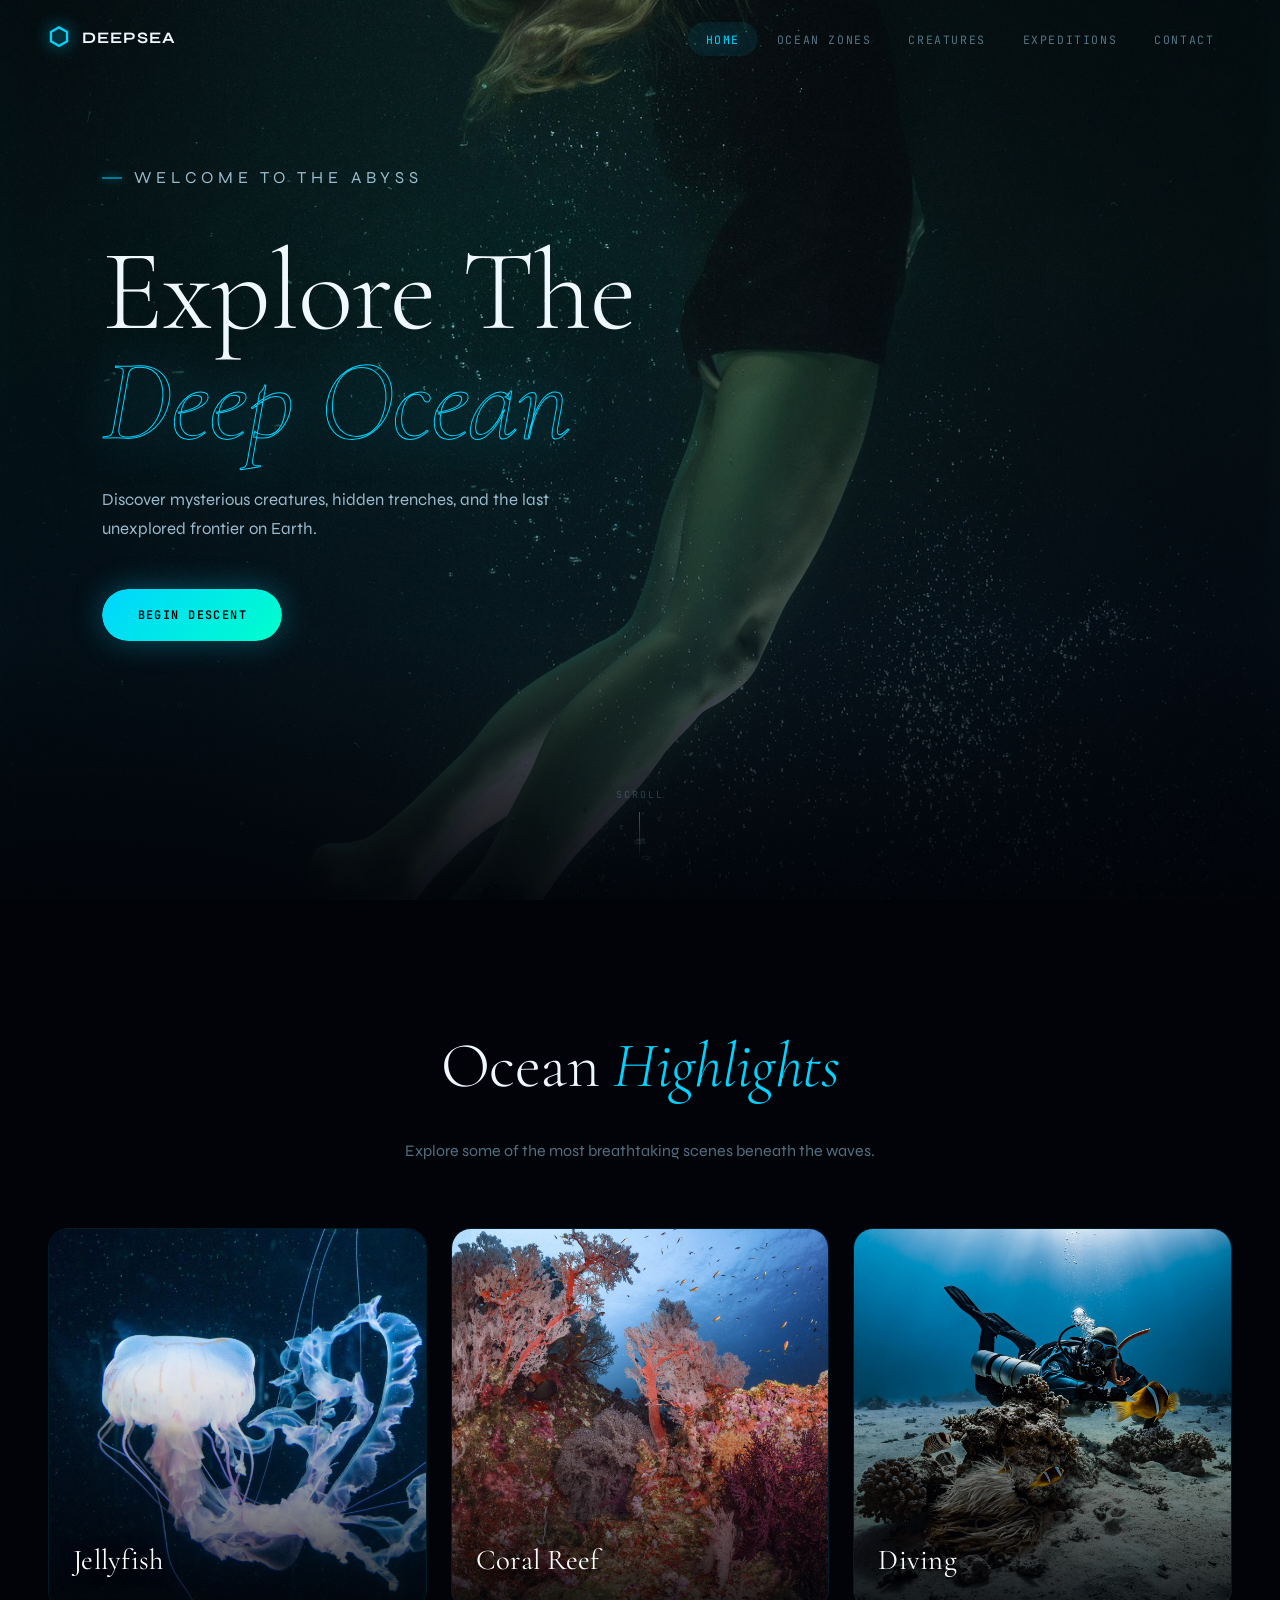
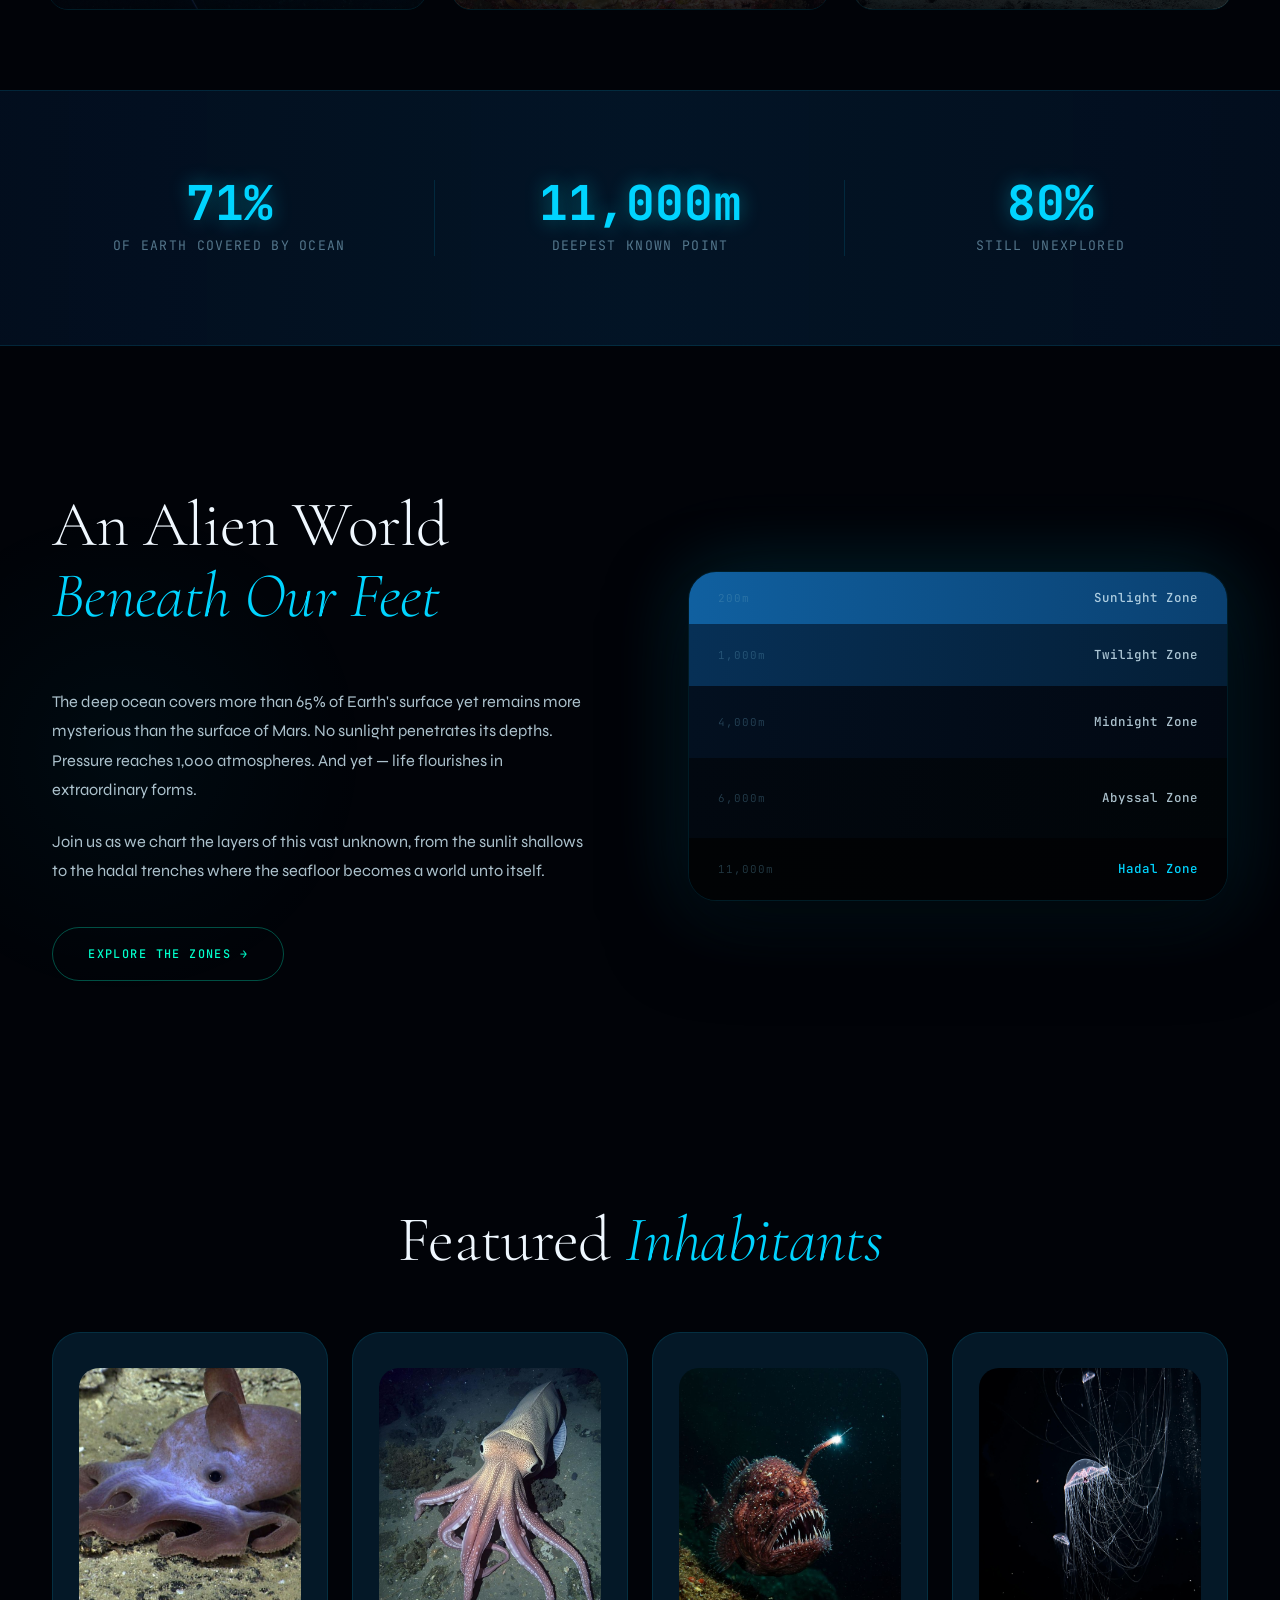
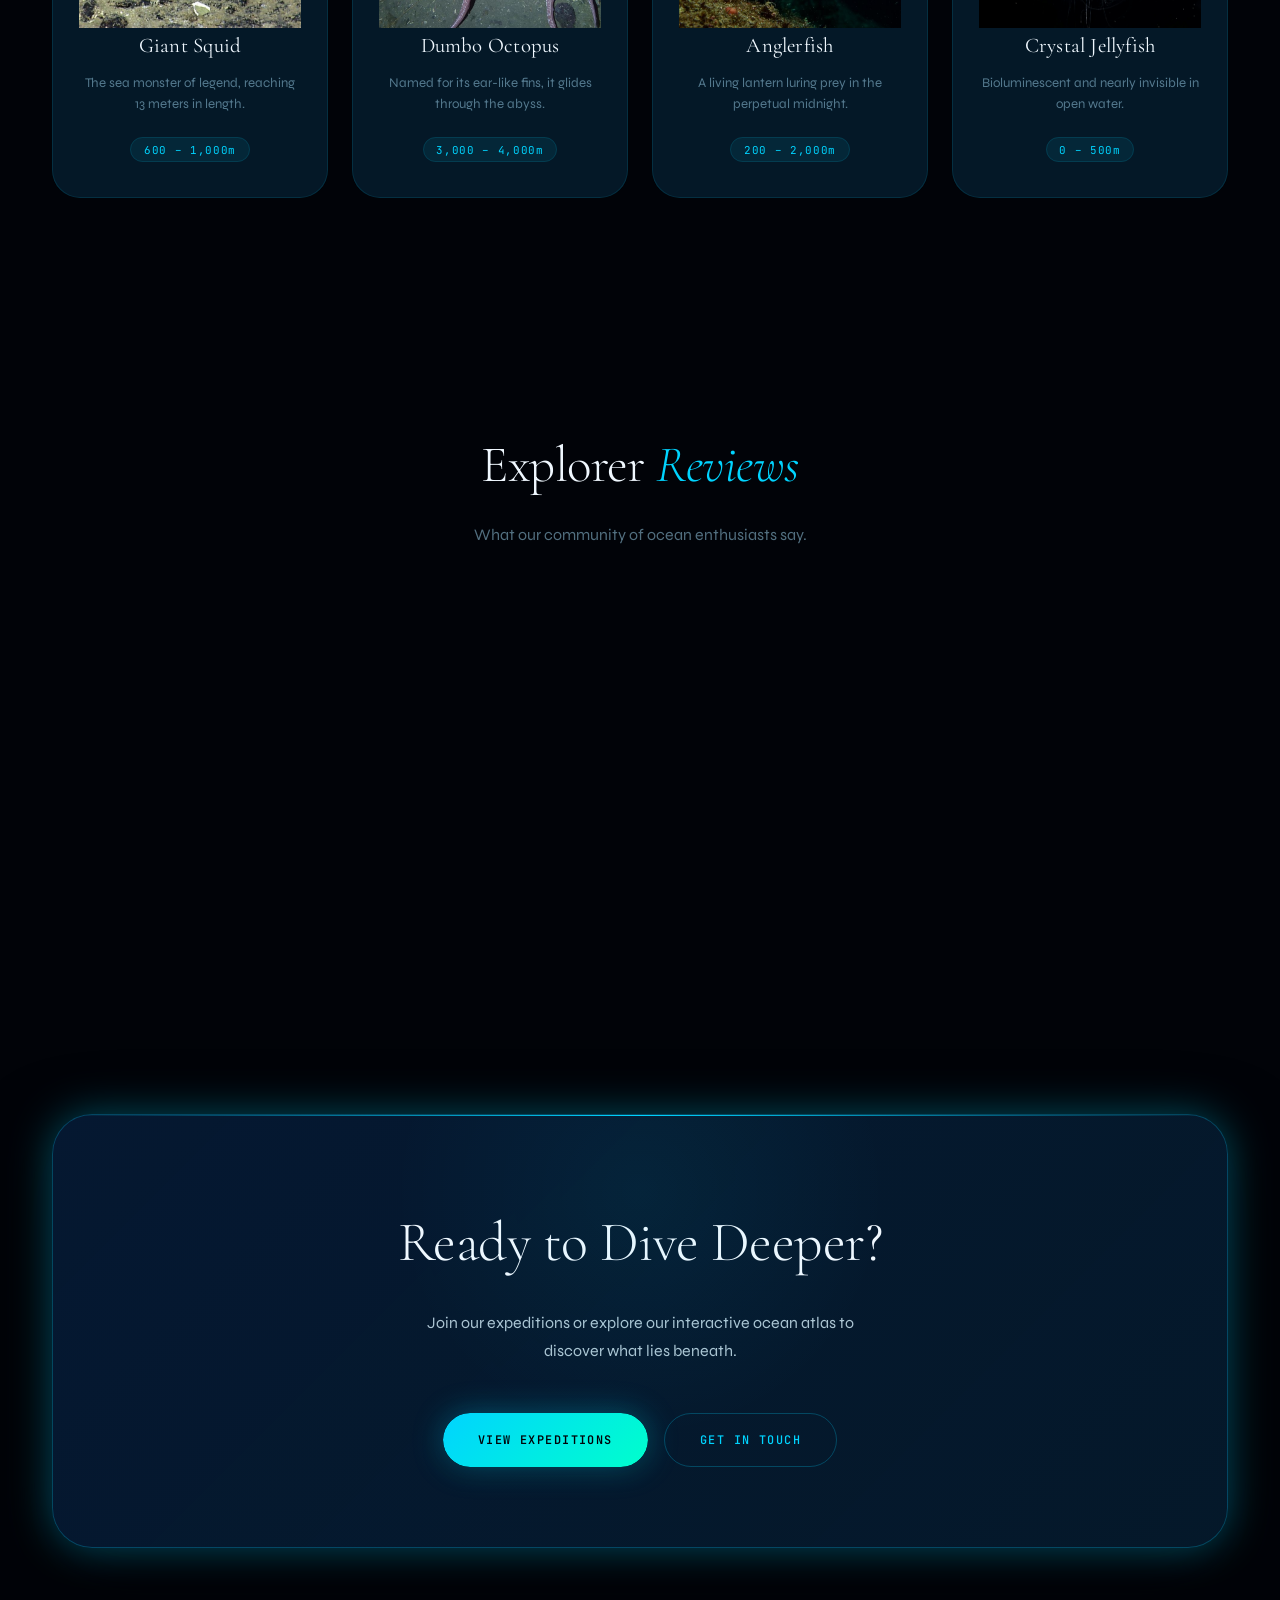
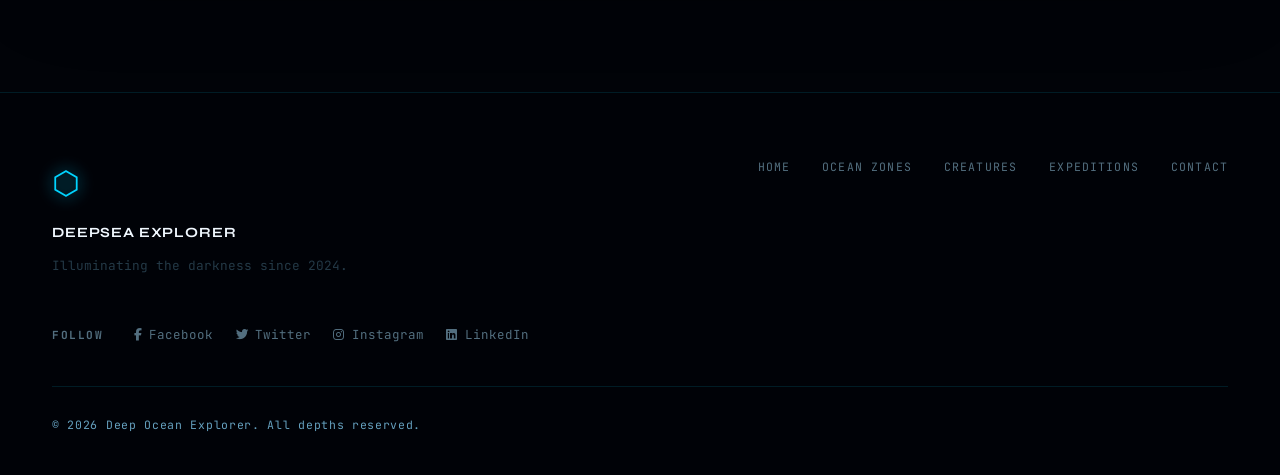
<file: index.html>
<!DOCTYPE html>
<html lang="en">
<head>
  <meta charset="UTF-8" />
  <meta name="viewport" content="width=device-width, initial-scale=1.0" />
  <link rel="stylesheet" href="https://cdnjs.cloudflare.com/ajax/libs/font-awesome/6.5.1/css/all.min.css">
  <link rel="stylesheet" href="style.css" />
  <title>Deep Ocean Explorer</title>
</head>
<body class="page-home">

  <div class="ocean-bg">
    <div class="bubble" style="--x:10%;--d:8s;--s:0.4rem;--delay:0s"></div>
    <div class="bubble" style="--x:25%;--d:12s;--s:0.6rem;--delay:2s"></div>
    <div class="bubble" style="--x:40%;--d:9s;--s:0.3rem;--delay:1s"></div>
    <div class="bubble" style="--x:55%;--d:11s;--s:0.5rem;--delay:3s"></div>
    <div class="bubble" style="--x:70%;--d:7s;--s:0.4rem;--delay:0.5s"></div>
    <div class="bubble" style="--x:85%;--d:13s;--s:0.7rem;--delay:4s"></div>
    <div class="bubble" style="--x:92%;--d:10s;--s:0.35rem;--delay:1.5s"></div>
    <div class="bubble" style="--x:5%;--d:15s;--s:0.55rem;--delay:6s"></div>
    <div class="light-ray" style="--rx:20%;--rr:-15deg;--ro:0.07"></div>
    <div class="light-ray" style="--rx:50%;--rr:5deg;--ro:0.05"></div>
    <div class="light-ray" style="--rx:75%;--rr:20deg;--ro:0.06"></div>
  </div>

  <nav class="navbar">
    <a href="index.html" class="nav-logo">
      <span class="logo-icon">⬡</span>
      <span>DeepSea</span>
    </a>
    <button class="nav-toggle" id="navToggle" aria-label="Toggle menu">
      <span></span><span></span><span></span>
    </button>
    <ul class="nav-links" id="navLinks">
      <li><a href="index.html" class="active">Home</a></li>
      <li><a href="zones.html">Ocean Zones</a></li>
      <li><a href="creatures.html">Creatures</a></li>
      <li><a href="expeditions.html">Expeditions</a></li>
      <li><a href="contact.html">Contact</a></li>
    </ul>
  </nav>

  <main>

    <section class="hero">
      <img src="images/hero-ocean.jpg" class="hero-bg" alt="Deep ocean">
      <div class="hero-overlay">
        <p class="hero-tag">WELCOME TO THE ABYSS</p>
        <h1>Explore The<br><em>Deep Ocean</em></h1>
        <p>Discover mysterious creatures, hidden trenches, and the last unexplored frontier on Earth.</p>
        <a href="zones.html" class="btn btn-primary">Begin Descent</a>
      </div>
      <div class="scroll-indicator">Scroll</div>
    </section>

    <section class="gallery-title">
      <h2>Ocean <em>Highlights</em></h2>
      <p>Explore some of the most breathtaking scenes beneath the waves.</p>
    </section>

    <section class="gallery">
      <div class="gallery-card">
        <img src="images/jellyfish.jpg" alt="Jellyfish">
        <h3>Jellyfish</h3>
      </div>
      <div class="gallery-card">
        <img src="images/coral.jpg" alt="Coral Reef">
        <h3>Coral Reef</h3>
      </div>
      <div class="gallery-card">
        <img src="images/diver.jpg" alt="Diving">
        <h3>Diving</h3>
      </div>
    </section>

    <section class="stats">
      <div>
        <h2>71%</h2>
        <p>of Earth covered by ocean</p>
      </div>
      <div>
        <h2>11,000m</h2>
        <p>deepest known point</p>
      </div>
      <div>
        <h2>80%</h2>
        <p>still unexplored</p>
      </div>
    </section>

    <section class="intro-section">
      <div class="container">
        <div class="intro-grid">
          <div class="intro-text">
            <h2 class="section-title">An Alien World <br><em>Beneath Our Feet</em></h2>
            <p>The deep ocean covers more than 65% of Earth's surface yet remains more mysterious than the surface of Mars. No sunlight penetrates its depths. Pressure reaches 1,000 atmospheres. And yet — life flourishes in extraordinary forms.</p>
            <p>Join us as we chart the layers of this vast unknown, from the sunlit shallows to the hadal trenches where the seafloor becomes a world unto itself.</p>
            <a href="zones.html" class="btn btn-outline">Explore the Zones →</a>
          </div>
          <div class="intro-visual">
            <div class="depth-column">
              <div class="zone-slice sunlight" data-depth="200m"><span>Sunlight Zone</span></div>
              <div class="zone-slice twilight" data-depth="1,000m"><span>Twilight Zone</span></div>
              <div class="zone-slice midnight" data-depth="4,000m"><span>Midnight Zone</span></div>
              <div class="zone-slice abyssal" data-depth="6,000m"><span>Abyssal Zone</span></div>
              <div class="zone-slice hadal" data-depth="11,000m"><span>Hadal Zone</span></div>
            </div>
          </div>
        </div>
      </div>
    </section>

    <section class="featured-creatures">
      <div class="container">
        <h2 class="section-title centered">Featured <em>Inhabitants</em></h2>
        <div class="creature-grid">
        <a href="creatures.html" class="creature-card">
    <img src="images/giant-squid.jpg" alt="Giant Squid">
    <h3>Giant Squid</h3>
    <p>The sea monster of legend, reaching 13 meters in length.</p>
    <span class="creature-depth">600 – 1,000m</span>
</a>
          
<a href="creatures.html" class="creature-card">
    <img src="images/dumbo-octopus.jpg" alt="Dumbo Octopus">
    <h3>Dumbo Octopus</h3>
    <p>Named for its ear-like fins, it glides through the abyss.</p>
    <span class="creature-depth">3,000 – 4,000m</span>
</a>

 <a href="creatures.html" class="creature-card">
    <img src="images/anglerfish.jpg" alt="Anglerfish">
    <h3>Anglerfish</h3>
    <p>A living lantern luring prey in the perpetual midnight.</p>
    <span class="creature-depth">200 – 2,000m</span>
</a>
<a href="creatures.html" class="creature-card">
    <img src="images/Crystal-Jellyfish.jpg" alt="Crystal Jellyfish">
    <h3>Crystal Jellyfish</h3>
    <p>Bioluminescent and nearly invisible in open water.</p>
    <span class="creature-depth">0 – 500m</span>
</a>
        </div>
      </div>
    </section>

    <section class="reviews">
      <h2>Explorer <em>Reviews</em></h2>
      <p>What our community of ocean enthusiasts say.</p>
      <div class="reviews-grid">
        <div class="review-card">
          <img src="images/pic-1.png" alt="John Doe">
          <div class="stars">    <i class="fas fa-star"></i>
  <i class="fas fa-star"></i>
  <i class="fas fa-star"></i>
  <i class="fas fa-star"></i>
  <i class="fas fa-star"></i>
</div>
          <p>"An incredible journey through the ocean depths. Absolutely mesmerizing."</p>
          <h4>John Doe</h4>
        </div>
        <div class="review-card">
          <img src="images/pic-2.png" alt="Anna Smith">
          <div class="stars">  <i class="fas fa-star"></i>
  <i class="fas fa-star"></i>
  <i class="fas fa-star"></i>
  
</div>
          <p>"Beautiful design and fascinating information about the deep sea."</p>
          <h4>Anna Smith</h4>
        </div>
        <div class="review-card">
          <img src="images/pic-3.png" alt="Michael Brown">
          <div class="stars">  <i class="fas fa-star"></i>
  <i class="fas fa-star"></i>
  <i class="fas fa-star"></i>
  <i class="fas fa-star"></i>
  
</div>
          <p>"The best ocean website I've ever encountered. Truly stunning."</p>
          <h4>Michael Brown</h4>
        </div>
      </div>
    </section>

    <section class="cta-section">
      <div class="container">
        <div class="cta-box">
          <h2>Ready to Dive Deeper?</h2>
          <p>Join our expeditions or explore our interactive ocean atlas to discover what lies beneath.</p>
          <div class="cta-buttons">
            <a href="expeditions.html" class="btn btn-primary">View Expeditions</a>
            <a href="contact.html" class="btn btn-ghost">Get in Touch</a>
          </div>
        </div>
      </div>
    </section>

  </main>

  <footer class="site-footer">
    <div class="container">
      <div class="footer-grid">
        <div class="footer-brand">
          <span class="logo-icon">⬡</span>
          <strong>DeepSea Explorer</strong>
          <p>Illuminating the darkness since 2024.</p>
        </div>
        <nav class="footer-nav">
          <a href="index.html">Home</a>
          <a href="zones.html">Ocean Zones</a>
          <a href="creatures.html">Creatures</a>
          <a href="expeditions.html">Expeditions</a>
          <a href="contact.html">Contact</a>
        </nav>
        <div class="box">
          <h3>Follow</h3>
          <a href="#"><i class="fab fa-facebook-f"></i> Facebook</a>
          <a href="#"><i class="fab fa-twitter"></i> Twitter</a>
          <a href="#"><i class="fab fa-instagram"></i> Instagram</a>
          <a href="#"><i class="fab fa-linkedin"></i> LinkedIn</a>
        </div>
      </div>
      <p class="footer-copy">&copy; 2026 Deep Ocean Explorer. All depths reserved.</p>
    </div>
  </footer>

  <script src="main.js"></script>
</body>
</html>
</file>
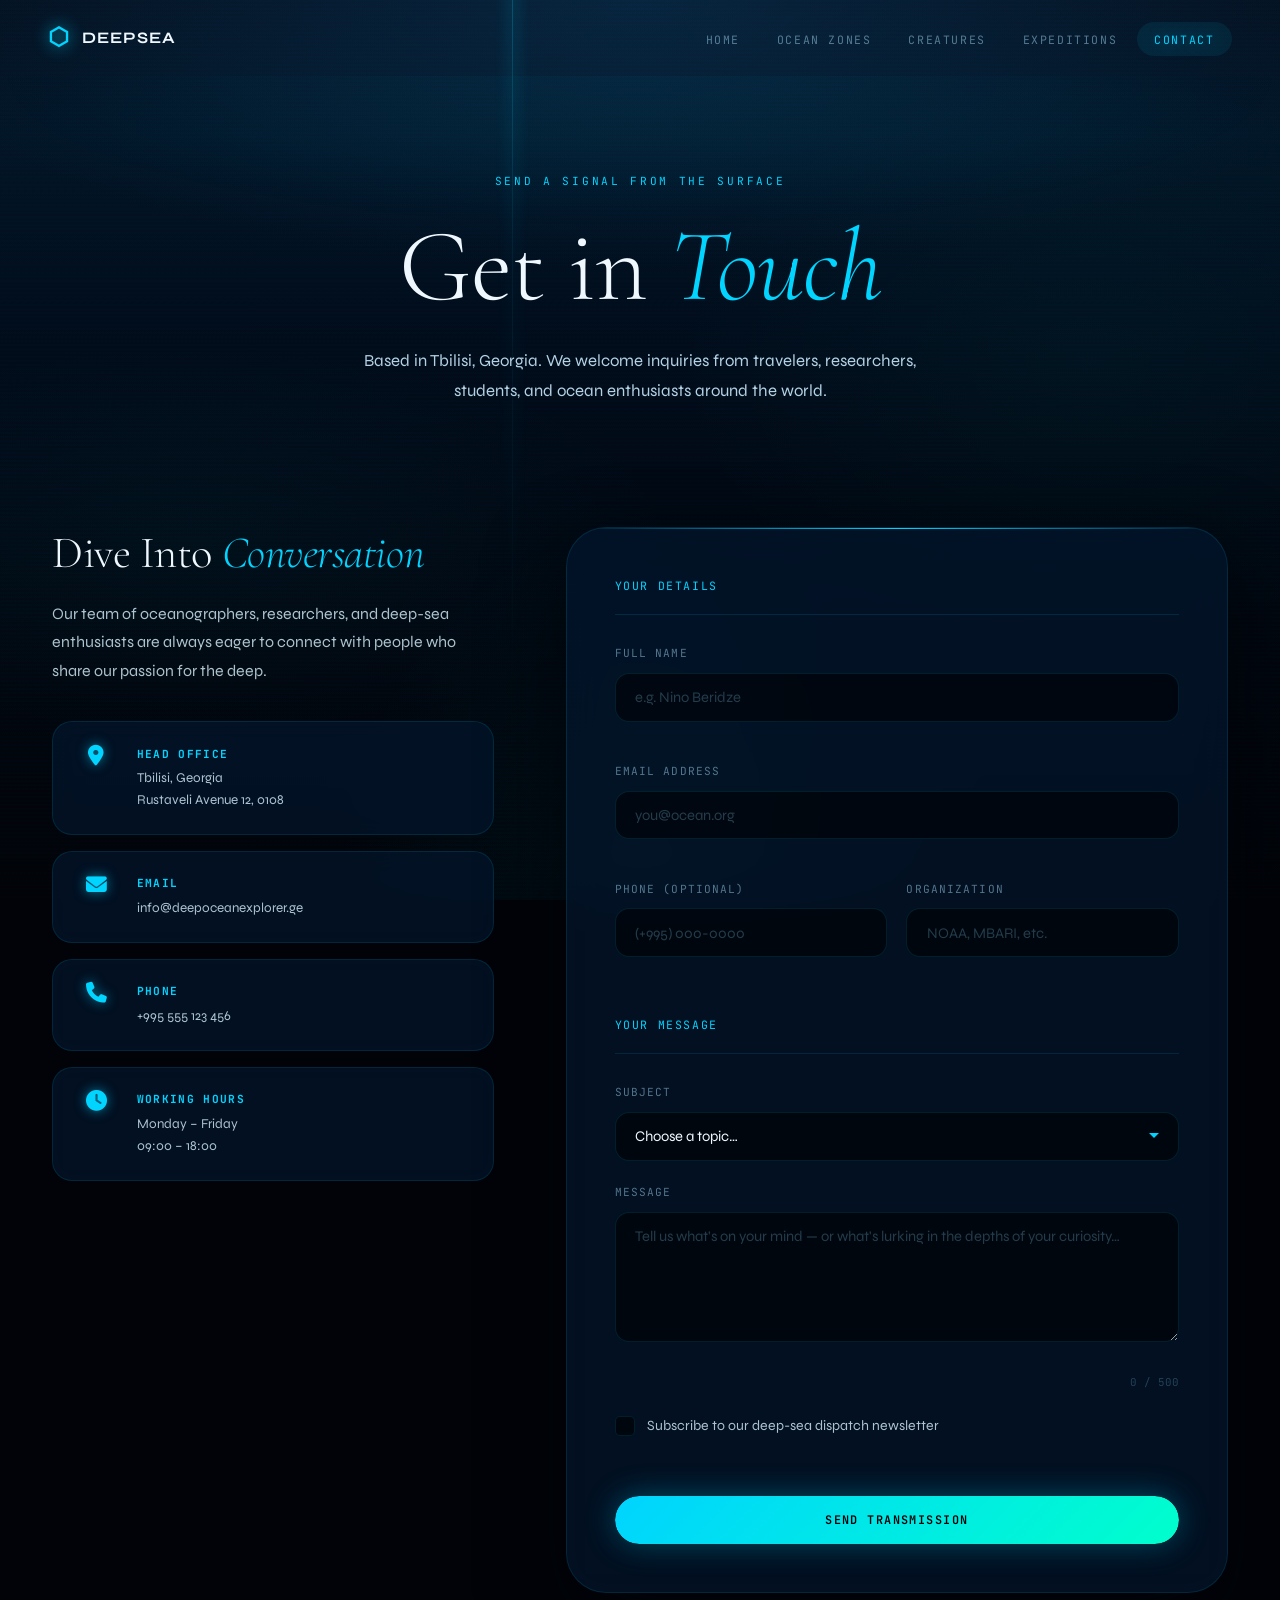
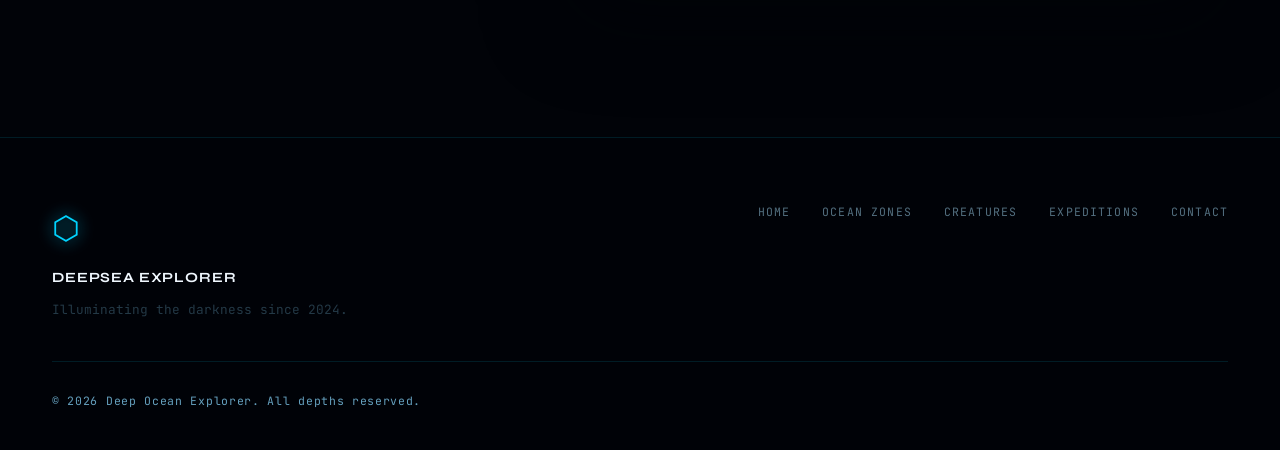
<file: contact.html>
<!DOCTYPE html>
<html lang="en">
<head>
  <meta charset="UTF-8" />
  <meta name="viewport" content="width=device-width, initial-scale=1.0" />
  <link rel="stylesheet" href="https://cdnjs.cloudflare.com/ajax/libs/font-awesome/6.5.1/css/all.min.css">
  <title>Contact — Deep Ocean Explorer</title>
  <link rel="stylesheet" href="style.css" />
</head>
<body class="page-contact">

  <div class="ocean-bg">
    <div class="bubble" style="--x:12%;--d:10s;--s:0.4rem;--delay:0s"></div>
    <div class="bubble" style="--x:38%;--d:13s;--s:0.6rem;--delay:2s"></div>
    <div class="bubble" style="--x:65%;--d:9s;--s:0.35rem;--delay:1s"></div>
    <div class="bubble" style="--x:82%;--d:11s;--s:0.5rem;--delay:3s"></div>
    <div class="light-ray" style="--rx:40%;--rr:0deg;--ro:0.07"></div>
  </div>

  <nav class="navbar">
    <a href="index.html" class="nav-logo">
      <span class="logo-icon">⬡</span>
      <span>DeepSea</span>
    </a>
    <button class="nav-toggle" id="navToggle" aria-label="Toggle menu">
      <span></span><span></span><span></span>
    </button>
    <ul class="nav-links" id="navLinks">
      <li><a href="index.html">Home</a></li>
      <li><a href="zones.html">Ocean Zones</a></li>
      <li><a href="creatures.html">Creatures</a></li>
      <li><a href="expeditions.html">Expeditions</a></li>
      <li><a href="contact.html" class="active">Contact</a></li>
    </ul>
  </nav>

  <main>
    <header class="page-hero">
      <div class="container">
        <p class="hero-eyebrow">Send a Signal from the Surface</p>
        <h1>Get in <em>Touch</em></h1>
        <p class="page-hero-sub">Based in Tbilisi, Georgia. We welcome inquiries from travelers, researchers, students, and ocean enthusiasts around the world.</p>
      </div>
    </header>

    <section class="contact-section">
      <div class="container">
        <div class="contact-grid">

          <div class="contact-info">
            <h2>Dive Into <em>Conversation</em></h2>
            <p>Our team of oceanographers, researchers, and deep-sea enthusiasts are always eager to connect with people who share our passion for the deep.</p>

            <div class="info-cards">
              <div class="info-card">
                <!-- <img src="images/location.png" alt="Location" class="info-icon"> -->
                 <i class="fas fa-location-dot"></i>
                <div>
                  <strong>Head Office</strong>
                  <p>Tbilisi, Georgia<br>Rustaveli Avenue 12, 0108</p>
                </div>
              </div>
              <div class="info-card">
                <i class="fas fa-envelope"></i>
                <div>
                  <strong>Email</strong>
                  <p>info@deepoceanexplorer.ge</p>
                </div>
              </div>
              <div class="info-card">
                <i class="fas fa-phone"></i>
                <div>
                  <strong>Phone</strong>
                  <p>+995 555 123 456</p>
                </div>
              </div>
              <div class="info-card">
                <i class="fas fa-clock"></i>
                <div>
                  <strong>Working Hours</strong>
                  <p>Monday – Friday<br>09:00 – 18:00</p>
                </div>
              </div>
            </div>
          </div>

          <div class="contact-form-wrapper">
            <form class="contact-form" id="contactForm" novalidate>
              <fieldset>
                <legend>Your Details</legend>

                <div class="form-group">
                  <label for="fullName">Full Name</label>
                  <input type="text" id="fullName" name="fullName"
                    placeholder="e.g. Nino Beridze" required autocomplete="name" />
                  <span class="field-error" id="nameError"></span>
                </div>

                <div class="form-group">
                  <label for="email">Email Address</label>
                  <input type="email" id="email" name="email"
                    placeholder="you@ocean.org" required autocomplete="email" />
                  <span class="field-error" id="emailError"></span>
                </div>

                <div class="form-row">
                  <div class="form-group">
                    <label for="phone">Phone (optional)</label>
                    <input type="tel" id="phone" name="phone"
                      placeholder="(+995) 000-0000" autocomplete="tel" />
                  </div>
                  <div class="form-group">
                    <label for="org">Organization</label>
                    <input type="text" id="org" name="organization"
                      placeholder="NOAA, MBARI, etc." />
                  </div>
                </div>
              </fieldset>

              <fieldset>
                <legend>Your Message</legend>

                <div class="form-group">
                  <label for="subject">Subject</label>
                  <select id="subject" name="subject">
                    <option value="" disabled selected>Choose a topic…</option>
                    <option value="research">Research Collaboration</option>
                    <option value="expedition">Join an Expedition</option>
                    <option value="media">Media &amp; Press</option>
                    <option value="education">Education &amp; Outreach</option>
                    <option value="general">General Inquiry</option>
                  </select>
                </div>

                <div class="form-group">
                  <label for="message">Message</label>
                  <textarea id="message" name="message"
                    placeholder="Tell us what's on your mind — or what's lurking in the depths of your curiosity…"
                    rows="5" required></textarea>
                  <span class="field-error" id="messageError"></span>
                  <span class="char-count" id="charCount">0 / 500</span>
                </div>

                <div class="form-group checkbox-group">
                  <label class="checkbox-label">
                    <input type="checkbox" name="newsletter" id="newsletter" />
                    <span class="checkbox-custom"></span>
                    Subscribe to our deep-sea dispatch newsletter
                  </label>
                </div>
              </fieldset>

              <button type="submit" class="btn btn-primary btn-full" id="submitBtn">
                <span class="btn-text">Send Transmission</span>
                <span class="btn-loading" hidden>Sending…</span>
              </button>

              <div class="form-success" id="formSuccess" hidden>
                <span class="success-icon">🌊</span>
                <strong>Message received from the surface!</strong>
                <p>We'll respond within 24–48 hours. Dive deeper while you wait — explore our <a href="creatures.html">Creatures Gallery</a>.</p>
              </div>
            </form>
          </div>

        </div>
      </div>
    </section>
  </main>

  <footer class="site-footer">
    <div class="container">
      <div class="footer-grid">
        <div class="footer-brand">
          <span class="logo-icon">⬡</span>
          <strong>DeepSea Explorer</strong>
          <p>Illuminating the darkness since 2024.</p>
        </div>
        <nav class="footer-nav">
          <a href="index.html">Home</a>
          <a href="zones.html">Ocean Zones</a>
          <a href="creatures.html">Creatures</a>
          <a href="expeditions.html">Expeditions</a>
          <a href="contact.html">Contact</a>
        </nav>
      </div>
      <p class="footer-copy">&copy; 2026 Deep Ocean Explorer. All depths reserved.</p>
    </div>
  </footer>

  <script src="main.js"></script>
</body>
</html>
</file>
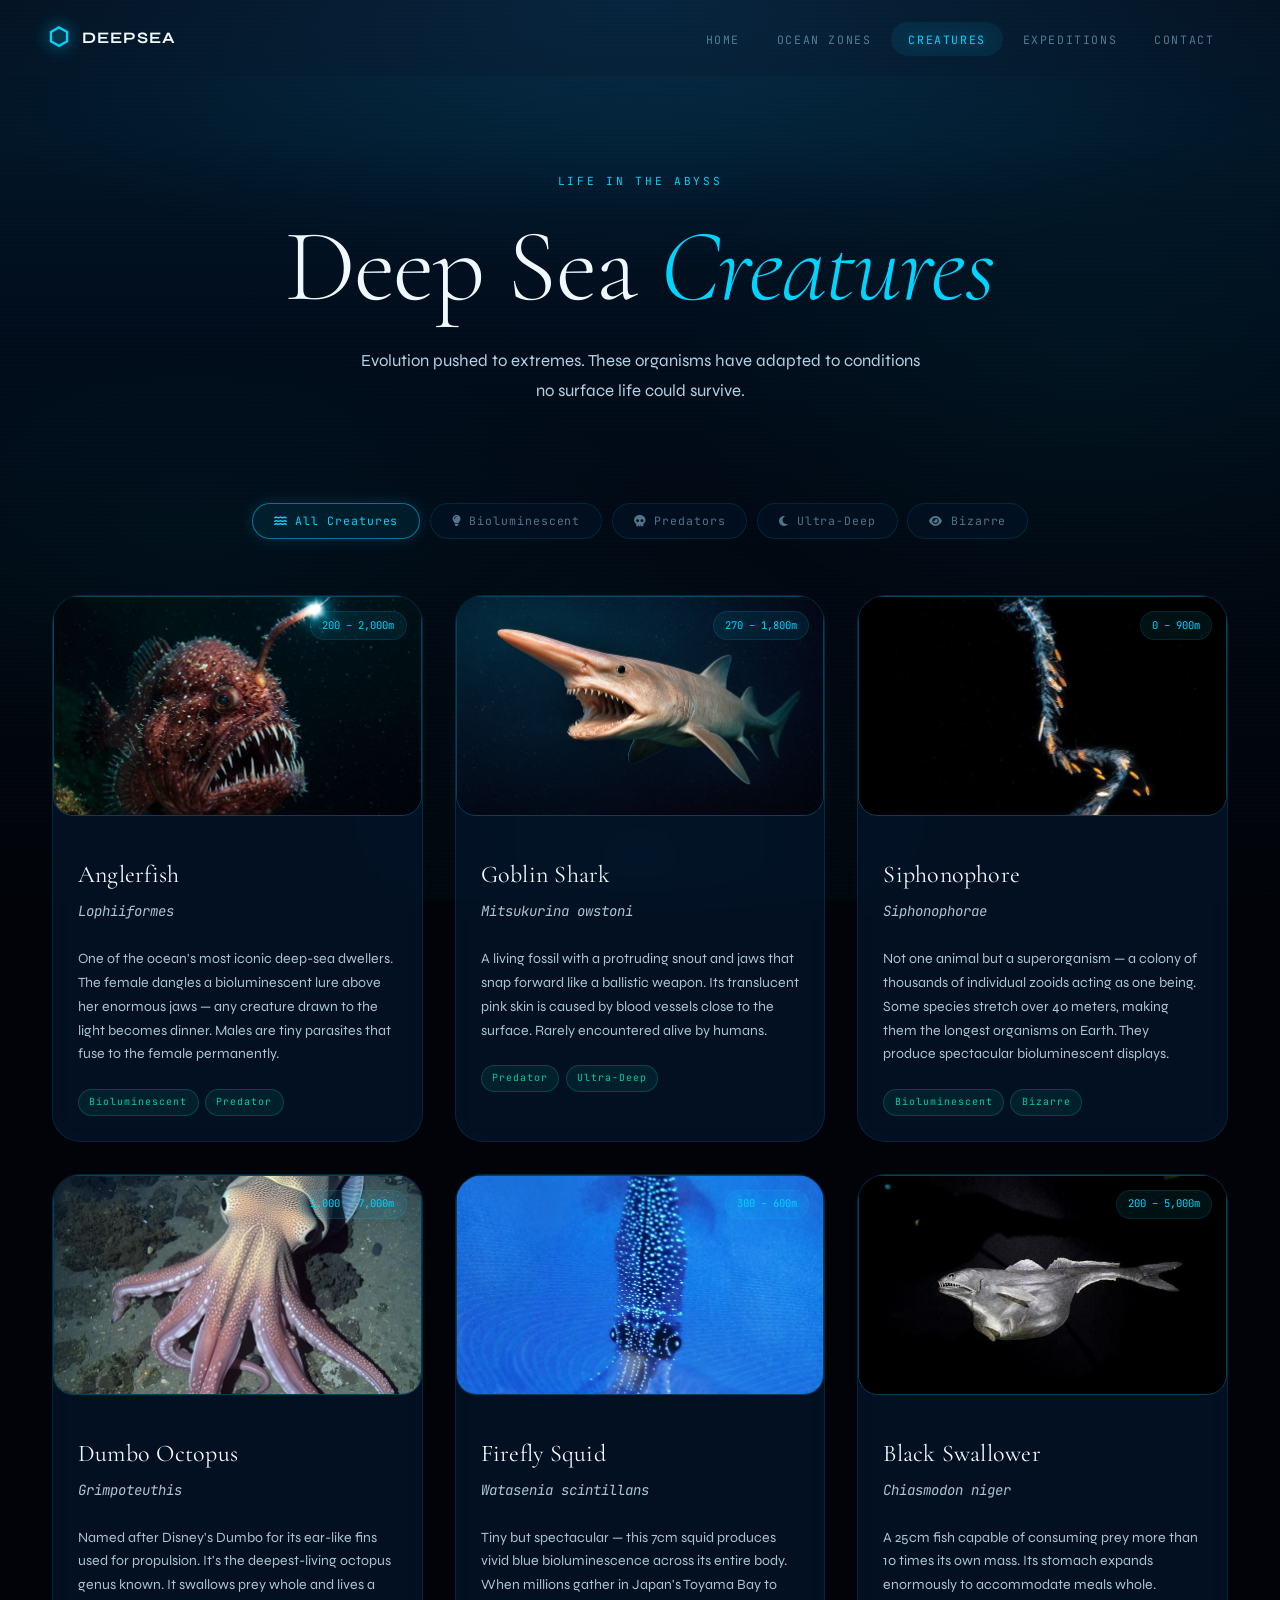
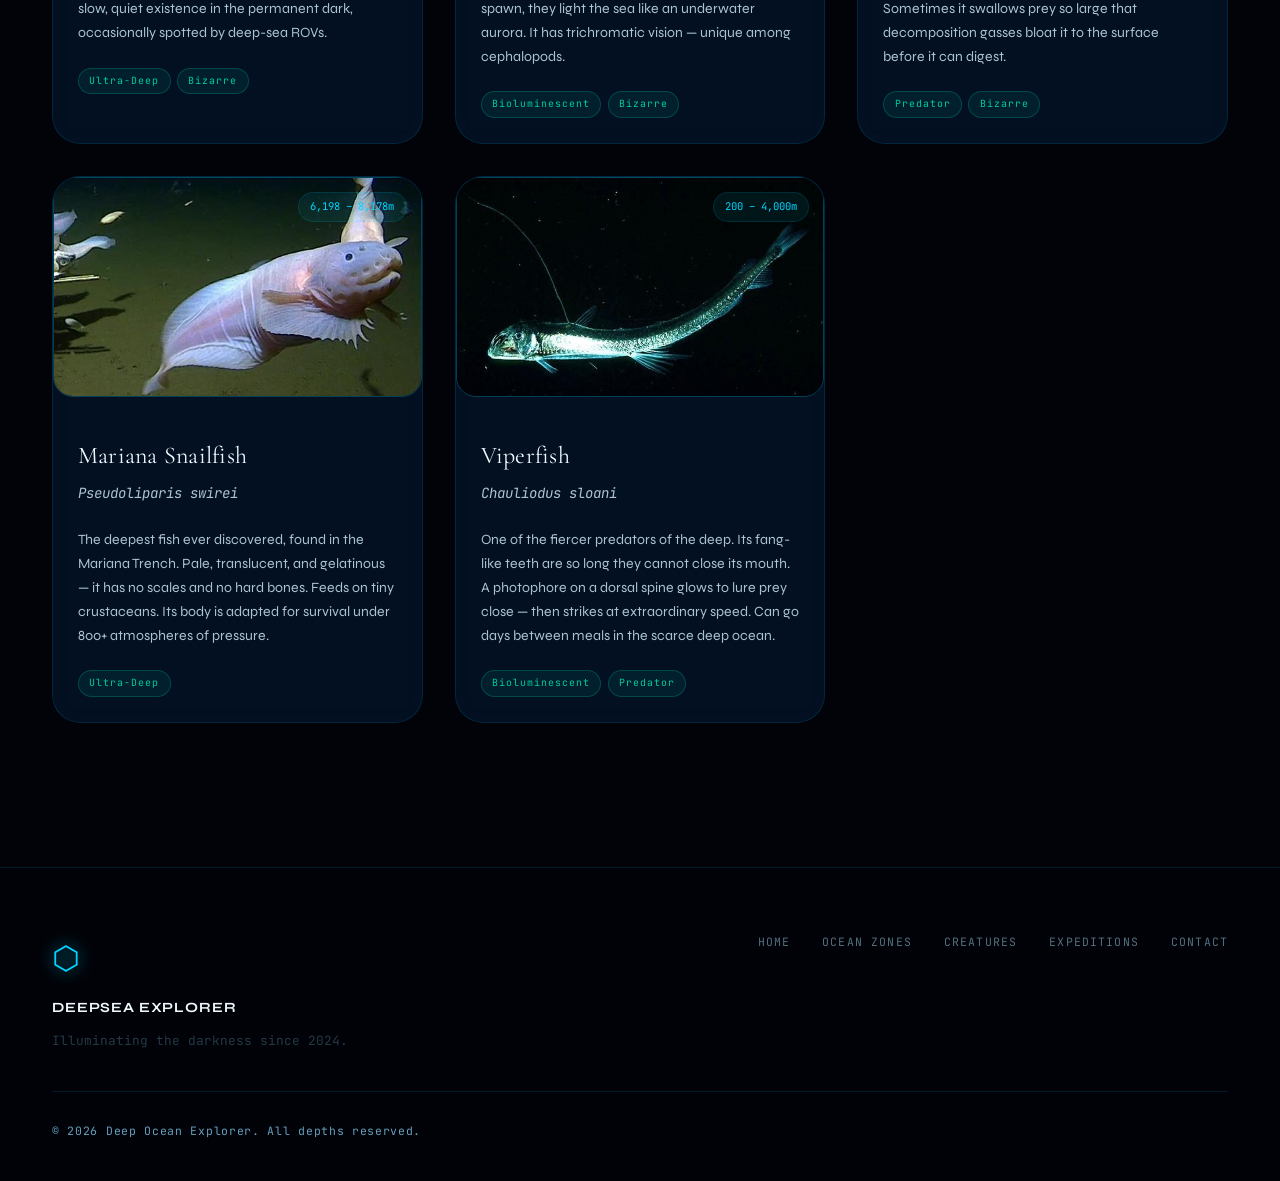
<file: creatures.html>
<!DOCTYPE html>
<html lang="en">
<head>
  <meta charset="UTF-8" />
  <meta name="viewport" content="width=device-width, initial-scale=1.0" />
  <title>Deep Sea Creatures — Deep Ocean Explorer</title>
  <link rel="stylesheet"
href="https://cdnjs.cloudflare.com/ajax/libs/font-awesome/6.5.1/css/all.min.css">
  <link rel="stylesheet" href="style.css" />
</head>
<body class="page-creatures">

  <div class="ocean-bg">
    <div class="bubble" style="--x:8%;--d:11s;--s:0.45rem;--delay:0.5s"></div>
    <div class="bubble" style="--x:30%;--d:9s;--s:0.3rem;--delay:2s"></div>
    <div class="bubble" style="--x:52%;--d:13s;--s:0.55rem;--delay:1s"></div>
    <div class="bubble" style="--x:72%;--d:8s;--s:0.4rem;--delay:3.5s"></div>
    <div class="bubble" style="--x:90%;--d:10s;--s:0.6rem;--delay:0s"></div>
  </div>

  <nav class="navbar">
    <a href="index.html" class="nav-logo">
      <span class="logo-icon">⬡</span>
      <span>DeepSea</span>
    </a>
    <button class="nav-toggle" id="navToggle" aria-label="Toggle menu">
      <span></span><span></span><span></span>
    </button>
    <ul class="nav-links" id="navLinks">
      <li><a href="index.html">Home</a></li>
      <li><a href="zones.html">Ocean Zones</a></li>
      <li><a href="creatures.html" class="active">Creatures</a></li>
      <li><a href="expeditions.html">Expeditions</a></li>
      <li><a href="contact.html">Contact</a></li>
    </ul>
  </nav>

  <main>
    <header class="page-hero">
      <div class="container">
        <p class="hero-eyebrow">Life in the Abyss</p>
        <h1>Deep Sea <em>Creatures</em></h1>
        <p class="page-hero-sub">Evolution pushed to extremes. These organisms have adapted to conditions no surface life could survive.</p>
      </div>
    </header>

    <section class="filter-section">
      <div class="container">
        <div class="filter-bar">
           <!-- <button class="filter-btn active" data-filter="all">All Creatures</button>
          <button class="filter-btn" data-filter="bioluminescent">✨ Bioluminescent</button>
          <button class="filter-btn" data-filter="predator">🦷 Predators</button>
          <button class="filter-btn" data-filter="deep">🌑 Ultra-Deep</button>
          <button class="filter-btn" data-filter="weird">👁️ Bizarre</button> -->
          <button class="filter-btn active" data-filter="all">
  <i class="fas fa-water"></i>
  All Creatures
</button>

<button class="filter-btn" data-filter="bioluminescent">
  <i class="fas fa-lightbulb"></i>
  Bioluminescent
</button>

<button class="filter-btn" data-filter="predator">
  <i class="fas fa-skull"></i>
  Predators
</button>

<button class="filter-btn" data-filter="deep">
  <i class="fas fa-moon"></i>
  Ultra-Deep
</button>

<button class="filter-btn" data-filter="weird">
  <i class="fas fa-eye"></i>
  Bizarre
</button>
        </div>
      </div> 
    </section>

    <section class="creatures-gallery">
      <div class="container">
        <div class="creatures-grid" id="creaturesGrid">

          <article class="creature-profile" data-tags="bioluminescent predator">
            <div class="profile-glow"></div>
            <div class="profile-header">
    <img src="images/anglerfish.jpg" class="creature-photo" alt="Anglerfish">
    <div class="profile-depth-badge">200 – 2,000m</div>
</div>
            <h3>Anglerfish</h3>
            <p class="creature-sci">Lophiiformes</p>
            <p>One of the ocean's most iconic deep-sea dwellers. The female dangles a bioluminescent lure above her enormous jaws — any creature drawn to the light becomes dinner. Males are tiny parasites that fuse to the female permanently.</p>
            <div class="creature-tags">
              <span class="tag">Bioluminescent</span>
              <span class="tag">Predator</span>
            </div>
          </article>

          <article class="creature-profile" data-tags="predator deep">
            <div class="profile-glow"></div>
            <div class="profile-header">
              <img src="images/goblin-shark.jpg" class="creature-photo">
              <div class="profile-depth-badge">270 – 1,800m</div>
            </div>
            <h3>Goblin Shark</h3>
            <p class="creature-sci">Mitsukurina owstoni</p>
            <p>A living fossil with a protruding snout and jaws that snap forward like a ballistic weapon. Its translucent pink skin is caused by blood vessels close to the surface. Rarely encountered alive by humans.</p>
            <div class="creature-tags">
              <span class="tag">Predator</span>
              <span class="tag">Ultra-Deep</span>
            </div>
          </article>

          <article class="creature-profile" data-tags="bioluminescent weird">
            <div class="profile-glow"></div>
            <div class="profile-header">
              <img src="images/siphonophore.jpg" class="creature-photo">
              <div class="profile-depth-badge">0 – 900m</div>
            </div>
            <h3>Siphonophore</h3>
            <p class="creature-sci">Siphonophorae</p>
            <p>Not one animal but a superorganism — a colony of thousands of individual zooids acting as one being. Some species stretch over 40 meters, making them the longest organisms on Earth. They produce spectacular bioluminescent displays.</p>
            <div class="creature-tags">
              <span class="tag">Bioluminescent</span>
              <span class="tag">Bizarre</span>
            </div>
          </article>

          <article class="creature-profile" data-tags="deep weird">
            <div class="profile-glow"></div>
            <div class="profile-header">
             <img src="images/dumbo-octopus.jpg" class="creature-photo">
              <div class="profile-depth-badge">1,000 – 7,000m</div>
            </div>
            <h3>Dumbo Octopus</h3>
            <p class="creature-sci">Grimpoteuthis</p>
            <p>Named after Disney's Dumbo for its ear-like fins used for propulsion. It's the deepest-living octopus genus known. It swallows prey whole and lives a slow, quiet existence in the permanent dark, occasionally spotted by deep-sea ROVs.</p>
            <div class="creature-tags">
              <span class="tag">Ultra-Deep</span>
              <span class="tag">Bizarre</span>
            </div>
          </article>

          <article class="creature-profile" data-tags="bioluminescent weird">
            <div class="profile-glow"></div>
            <div class="profile-header">
              <img src="images/firefly-squid.jpg" class="creature-photo">
              <div class="profile-depth-badge">300 – 600m</div>
            </div>
            <h3>Firefly Squid</h3>
            <p class="creature-sci">Watasenia scintillans</p>
            <p>Tiny but spectacular — this 7cm squid produces vivid blue bioluminescence across its entire body. When millions gather in Japan's Toyama Bay to spawn, they light the sea like an underwater aurora. It has trichromatic vision — unique among cephalopods.</p>
            <div class="creature-tags">
              <span class="tag">Bioluminescent</span>
              <span class="tag">Bizarre</span>
            </div>
          </article>

          <article class="creature-profile" data-tags="predator deep weird">
            <div class="profile-glow"></div>
            <div class="profile-header">
              <img src="images/black-swallower.jpg" class="creature-photo">
              <div class="profile-depth-badge">200 – 5,000m</div>
            </div>
            <h3>Black Swallower</h3>
            <p class="creature-sci">Chiasmodon niger</p>
            <p>A 25cm fish capable of consuming prey more than 10 times its own mass. Its stomach expands enormously to accommodate meals whole. Sometimes it swallows prey so large that decomposition gasses bloat it to the surface before it can digest.</p>
            <div class="creature-tags">
              <span class="tag">Predator</span>
              <span class="tag">Bizarre</span>
            </div>
          </article>

          <article class="creature-profile" data-tags="deep">
            <div class="profile-glow"></div>
            <div class="profile-header">
              <img src="images/mariana-snailfish.jpg" class="creature-photo">
              <div class="profile-depth-badge">6,198 – 8,178m</div>
            </div>
            <h3>Mariana Snailfish</h3>
            <p class="creature-sci">Pseudoliparis swirei</p>
            <p>The deepest fish ever discovered, found in the Mariana Trench. Pale, translucent, and gelatinous — it has no scales and no hard bones. Feeds on tiny crustaceans. Its body is adapted for survival under 800+ atmospheres of pressure.</p>
            <div class="creature-tags">
              <span class="tag">Ultra-Deep</span>
            </div>
          </article>

          <article class="creature-profile" data-tags="bioluminescent predator">
            <div class="profile-glow"></div>
            <div class="profile-header">
              <img src="images/viperfish.jpg" class="creature-photo">
              <div class="profile-depth-badge">200 – 4,000m</div>
            </div>
            <h3>Viperfish</h3>
            <p class="creature-sci">Chauliodus sloani</p>
            <p>One of the fiercer predators of the deep. Its fang-like teeth are so long they cannot close its mouth. A photophore on a dorsal spine glows to lure prey close — then strikes at extraordinary speed. Can go days between meals in the scarce deep ocean.</p>
            <div class="creature-tags">
              <span class="tag">Bioluminescent</span>
              <span class="tag">Predator</span>
            </div>
          </article>

        </div>
      </div>
    </section>
  </main>

  <footer class="site-footer">
    <div class="container">
      <div class="footer-grid">
        <div class="footer-brand">
          <span class="logo-icon">⬡</span>
          <strong>DeepSea Explorer</strong>
          <p>Illuminating the darkness since 2024.</p>
        </div>
        <nav class="footer-nav">
          <a href="index.html">Home</a>
          <a href="zones.html">Ocean Zones</a>
          <a href="creatures.html">Creatures</a>
          <a href="expeditions.html">Expeditions</a>
          <a href="contact.html">Contact</a>
        </nav>
      </div>
      <p class="footer-copy">&copy; 2026 Deep Ocean Explorer. All depths reserved.</p>
    </div>
  </footer>

  <script src="main.js"></script>
</body>
</html>
</file>
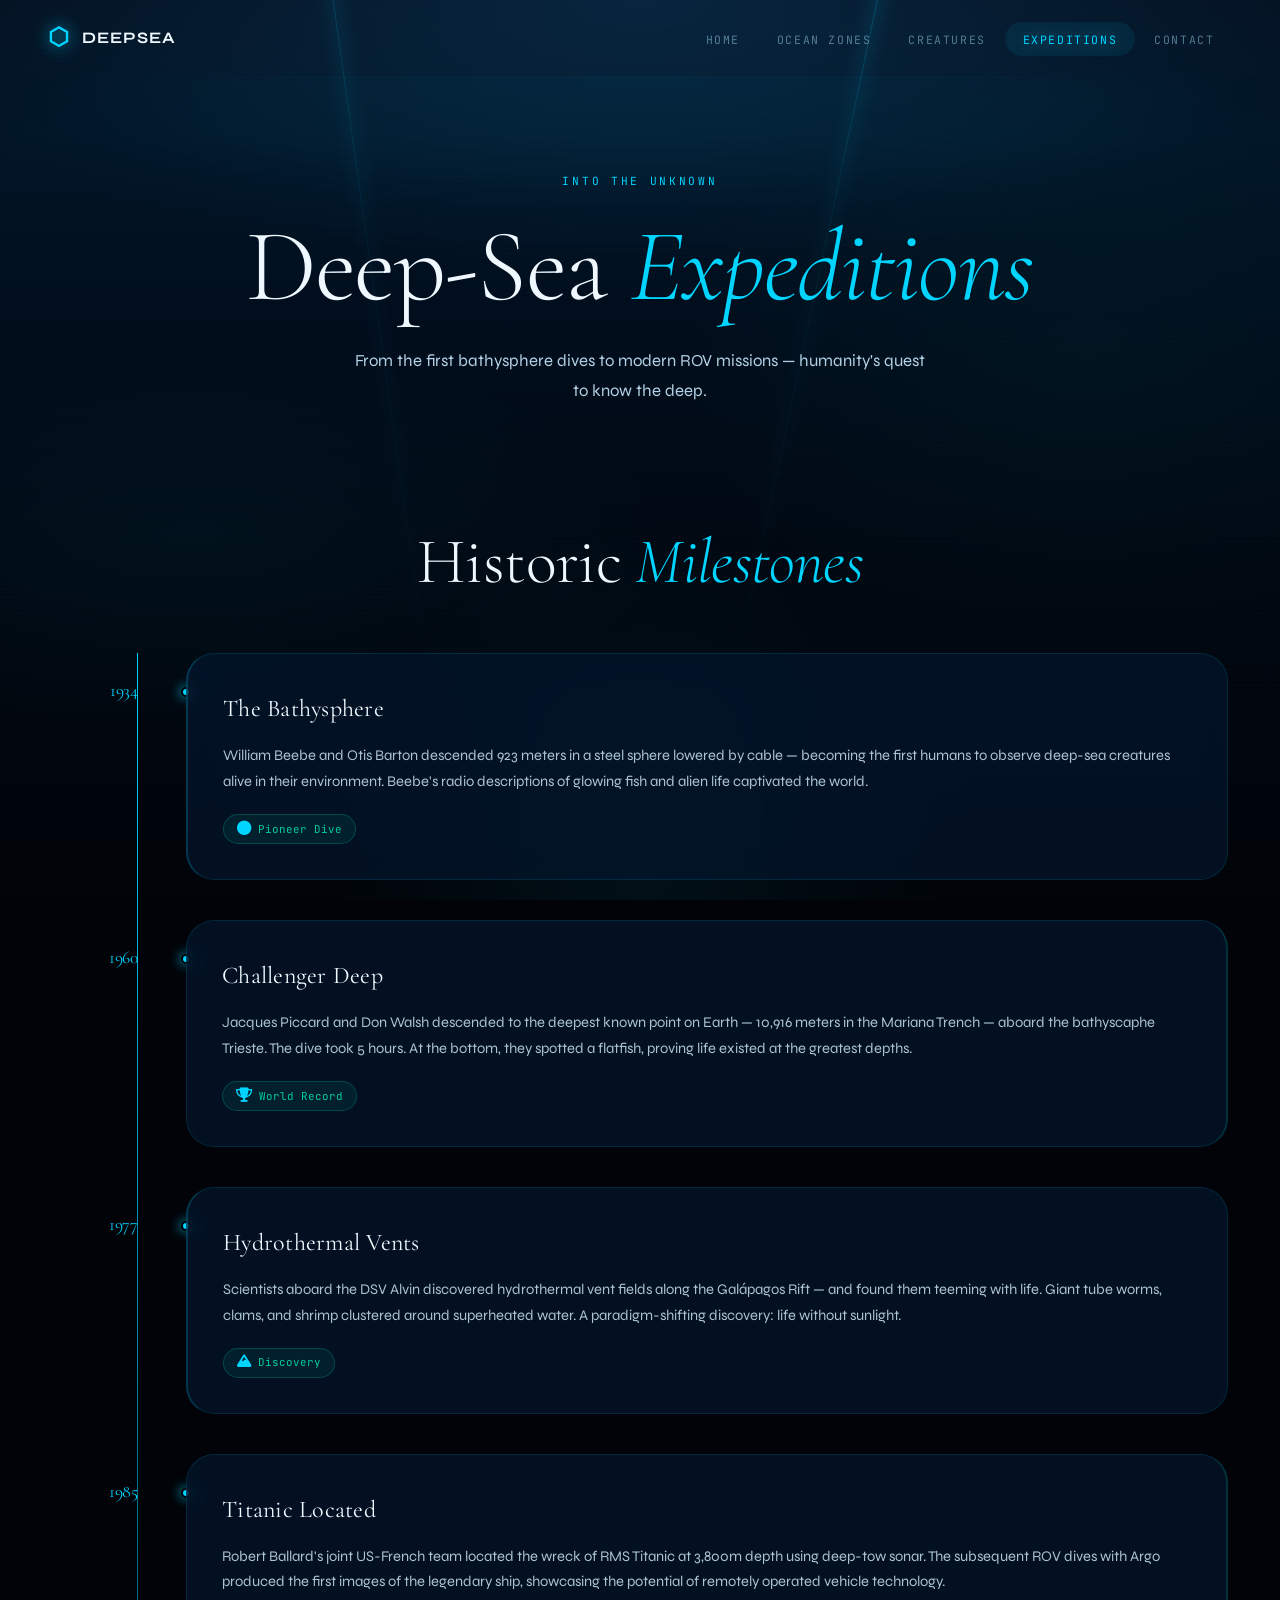
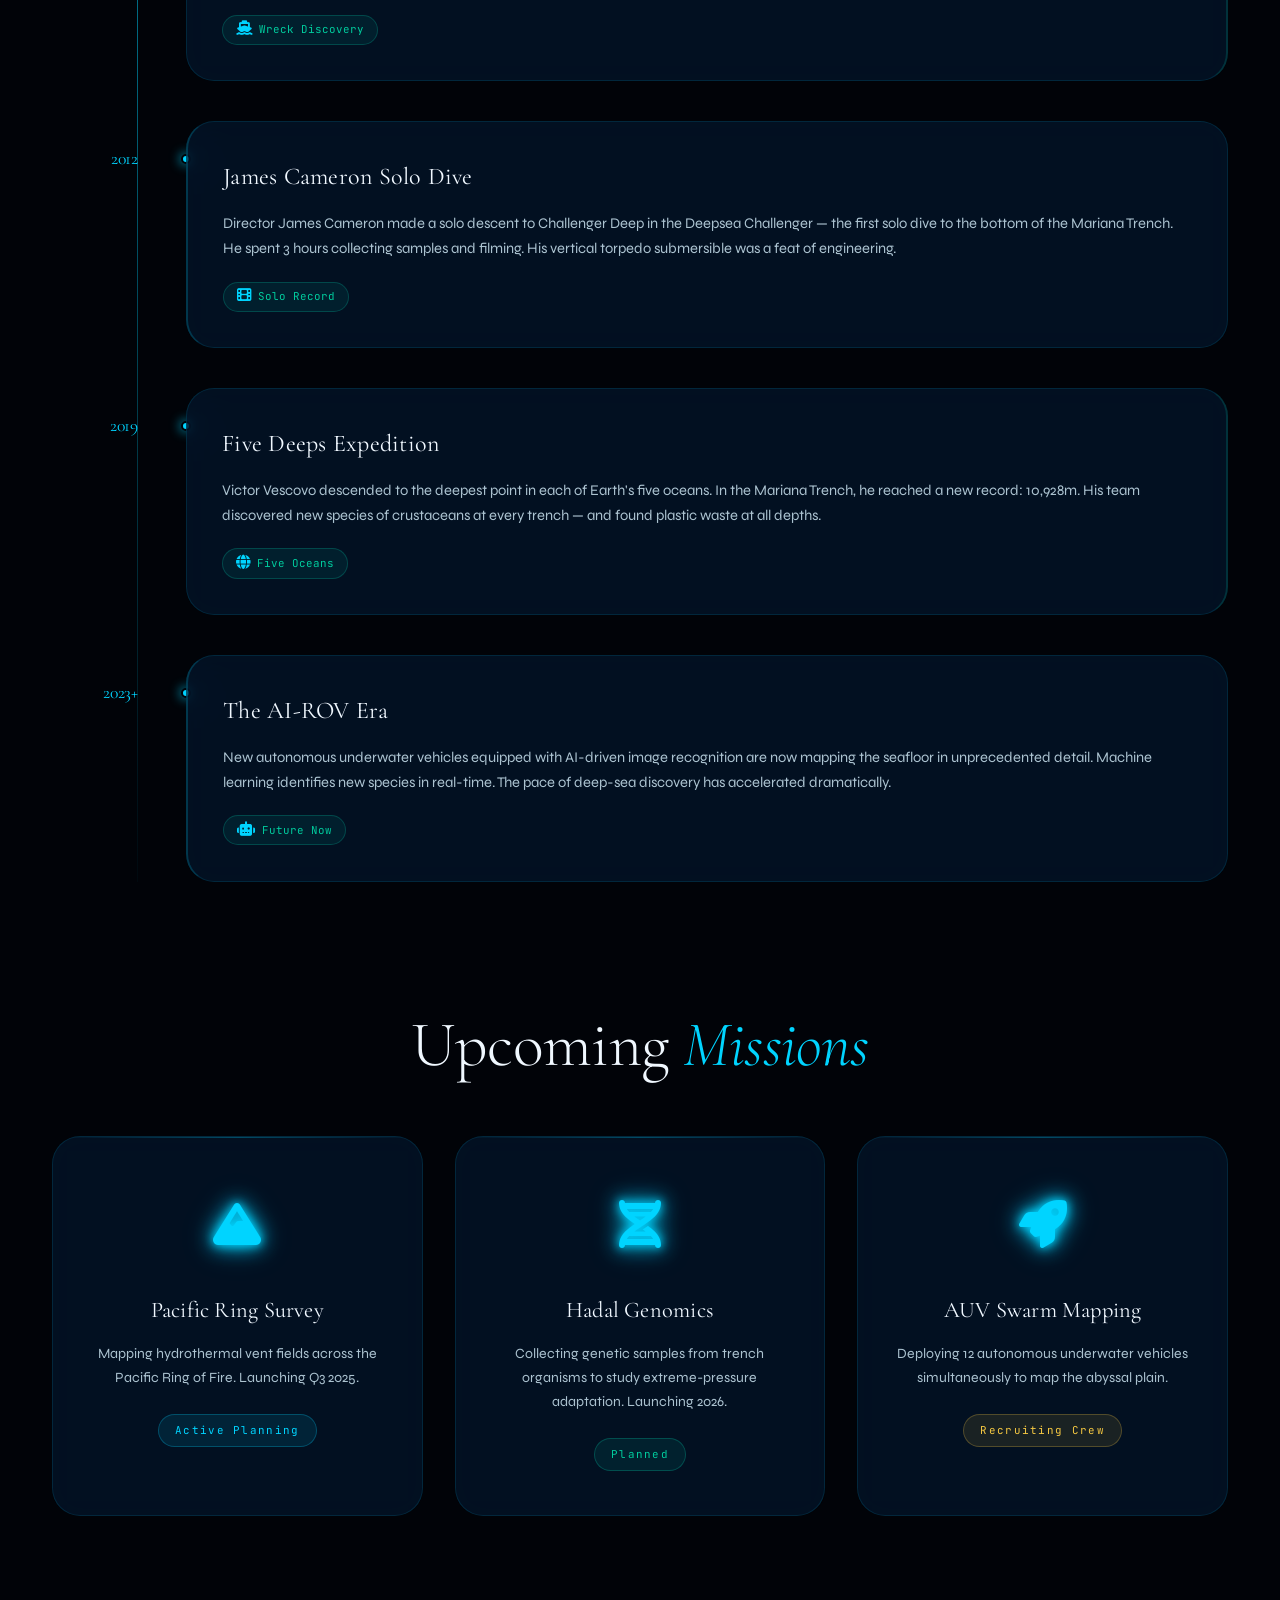
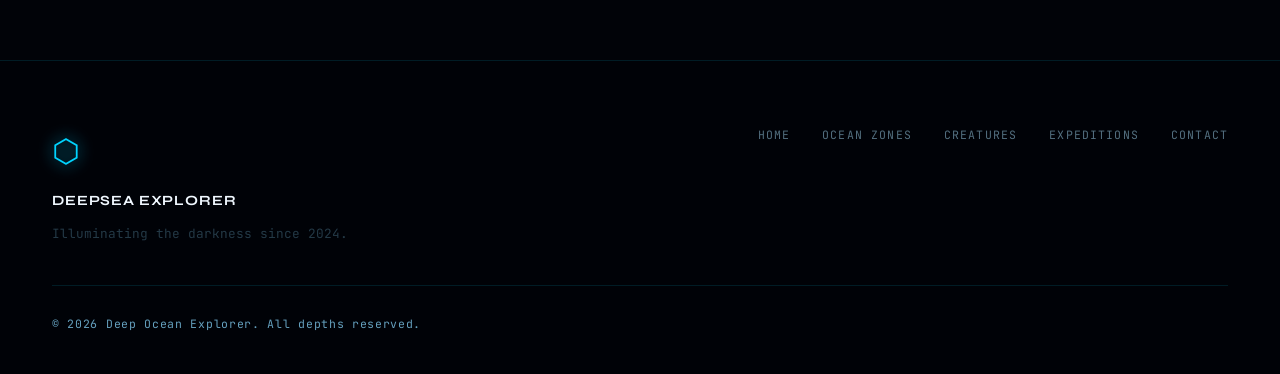
<file: expeditions.html>
<!DOCTYPE html>
<html lang="en">
<head>
  <meta charset="UTF-8" />
  <meta name="viewport" content="width=device-width, initial-scale=1.0" />
  <title>Expeditions — Deep Ocean Explorer</title>
  <link rel="stylesheet"
href="https://cdnjs.cloudflare.com/ajax/libs/font-awesome/6.5.1/css/all.min.css">
  <link rel="stylesheet" href="style.css" />
</head>
<body class="page-expeditions">

  <div class="ocean-bg">
    <div class="bubble" style="--x:20%;--d:10s;--s:0.5rem;--delay:1s"></div>
    <div class="bubble" style="--x:45%;--d:8s;--s:0.3rem;--delay:0s"></div>
    <div class="bubble" style="--x:68%;--d:11s;--s:0.45rem;--delay:2.5s"></div>
    <div class="bubble" style="--x:88%;--d:9s;--s:0.6rem;--delay:4s"></div>
    <div class="light-ray" style="--rx:25%;--rr:-8deg;--ro:0.05"></div>
    <div class="light-ray" style="--rx:70%;--rr:12deg;--ro:0.06"></div>
  </div>

  <nav class="navbar">
    <a href="index.html" class="nav-logo">
      <span class="logo-icon">⬡</span>
      <span>DeepSea</span>
    </a>
    <button class="nav-toggle" id="navToggle" aria-label="Toggle menu">
      <span></span><span></span><span></span>
    </button>
    <ul class="nav-links" id="navLinks">
      <li><a href="index.html">Home</a></li>
      <li><a href="zones.html">Ocean Zones</a></li>
      <li><a href="creatures.html">Creatures</a></li>
      <li><a href="expeditions.html" class="active">Expeditions</a></li>
      <li><a href="contact.html">Contact</a></li>
    </ul>
  </nav>

  <main>
    <header class="page-hero">
      <div class="container">
        <p class="hero-eyebrow">Into the Unknown</p>
        <h1>Deep-Sea <em>Expeditions</em></h1>
        <p class="page-hero-sub">From the first bathysphere dives to modern ROV missions — humanity's quest to know the deep.</p>
      </div>
    </header>

    <section class="timeline-section">
      <div class="container">
        <h2 class="section-title centered">Historic <em>Milestones</em></h2>
        <div class="expedition-timeline">

          <div class="exp-item">
            <div class="exp-year">1934</div>
            <div class="exp-card">
              <h3>The Bathysphere</h3>
              <p>William Beebe and Otis Barton descended 923 meters in a steel sphere lowered by cable — becoming the first humans to observe deep-sea creatures alive in their environment. Beebe's radio descriptions of glowing fish and alien life captivated the world.</p>
              <!-- <div class="exp-tag">🔵 Pioneer Dive</div> -->
               <div class="exp-tag">
    <i class="fas fa-circle"></i>
    Pioneer Dive
</div>
            </div>
          </div>

          <div class="exp-item right">
            <div class="exp-year">1960</div>
            <div class="exp-card">
              <h3>Challenger Deep</h3>
              <p>Jacques Piccard and Don Walsh descended to the deepest known point on Earth — 10,916 meters in the Mariana Trench — aboard the bathyscaphe Trieste. The dive took 5 hours. At the bottom, they spotted a flatfish, proving life existed at the greatest depths.</p>
              <!-- <div class="exp-tag">🏆 World Record</div> -->
               <div class="exp-tag">
    <i class="fas fa-trophy"></i>
    World Record
</div>
            </div>
          </div>

          <div class="exp-item">
            <div class="exp-year">1977</div>
            <div class="exp-card">
              <h3>Hydrothermal Vents</h3>
              <p>Scientists aboard the DSV Alvin discovered hydrothermal vent fields along the Galápagos Rift — and found them teeming with life. Giant tube worms, clams, and shrimp clustered around superheated water. A paradigm-shifting discovery: life without sunlight.</p>
              <!-- <div class="exp-tag">🌋 Discovery</div> -->
               <div class="exp-tag">
    <i class="fas fa-mountain"></i>
    Discovery
</div>
            </div>
          </div>

          <div class="exp-item right">
            <div class="exp-year">1985</div>
            <div class="exp-card">
              <h3>Titanic Located</h3>
              <p>Robert Ballard's joint US-French team located the wreck of RMS Titanic at 3,800m depth using deep-tow sonar. The subsequent ROV dives with Argo produced the first images of the legendary ship, showcasing the potential of remotely operated vehicle technology.</p>
              <!-- <div class="exp-tag">🚢 Wreck Discovery</div> -->
               <div class="exp-tag">
    <i class="fas fa-ship"></i>
    Wreck Discovery
</div>
            </div>
          </div>

          <div class="exp-item">
            <div class="exp-year">2012</div>
            <div class="exp-card">
              <h3>James Cameron Solo Dive</h3>
              <p>Director James Cameron made a solo descent to Challenger Deep in the Deepsea Challenger — the first solo dive to the bottom of the Mariana Trench. He spent 3 hours collecting samples and filming. His vertical torpedo submersible was a feat of engineering.</p>
              <!-- <div class="exp-tag">🎬 Solo Record</div> -->
               <div class="exp-tag">
    <i class="fas fa-film"></i>
    Solo Record
</div>
            </div>
          </div>

          <div class="exp-item right">
            <div class="exp-year">2019</div>
            <div class="exp-card">
              <h3>Five Deeps Expedition</h3>
              <p>Victor Vescovo descended to the deepest point in each of Earth's five oceans. In the Mariana Trench, he reached a new record: 10,928m. His team discovered new species of crustaceans at every trench — and found plastic waste at all depths.</p>
              <!-- <div class="exp-tag">🌐 Five Oceans</div> -->
               <div class="exp-tag">
    <i class="fas fa-globe"></i>
    Five Oceans
</div>
            </div>
          </div>

          <div class="exp-item">
            <div class="exp-year">2023+</div>
            <div class="exp-card">
              <h3>The AI-ROV Era</h3>
              <p>New autonomous underwater vehicles equipped with AI-driven image recognition are now mapping the seafloor in unprecedented detail. Machine learning identifies new species in real-time. The pace of deep-sea discovery has accelerated dramatically.</p>
              <!-- <div class="exp-tag">🤖 Future Now</div> -->
               <div class="exp-tag">
    <i class="fas fa-robot"></i>
    Future Now
</div>
            </div>
          </div>

        </div>
      </div>
    </section>

    <section class="upcoming-section">
      <div class="container">
        <h2 class="section-title centered">Upcoming <em>Missions</em></h2>
        <div class="mission-grid">
          <div class="mission-card">
            <!-- <div class="mission-icon">🌋</div> -->
             <div class="mission-icon">
   <i class="fas fa-mountain"></i>
</div>
            <h3>Pacific Ring Survey</h3>
            <p>Mapping hydrothermal vent fields across the Pacific Ring of Fire. Launching Q3 2025.</p>
            <div class="mission-status active">Active Planning</div>
          </div>
          <div class="mission-card">
            <!-- <div class="mission-icon">🧬</div> -->
             <div class="mission-icon">
   <i class="fas fa-dna"></i>
</div>
            <h3>Hadal Genomics</h3>
            <p>Collecting genetic samples from trench organisms to study extreme-pressure adaptation. Launching 2026.</p>
            <div class="mission-status planned">Planned</div>
          </div>
          <div class="mission-card">
            <!-- <div class="mission-icon">🛸</div> -->
             <div class="mission-icon">
   <i class="fas fa-rocket"></i>
</div>
            <h3>AUV Swarm Mapping</h3>
            <p>Deploying 12 autonomous underwater vehicles simultaneously to map the abyssal plain.</p>
            <div class="mission-status recruiting">Recruiting Crew</div>
          </div>
        </div>
      </div>
    </section>
  </main>

  <footer class="site-footer">
    <div class="container">
      <div class="footer-grid">
        <div class="footer-brand">
          <span class="logo-icon">⬡</span>
          <strong>DeepSea Explorer</strong>
          <p>Illuminating the darkness since 2024.</p>
        </div>
        <nav class="footer-nav">
          <a href="index.html">Home</a>
          <a href="zones.html">Ocean Zones</a>
          <a href="creatures.html">Creatures</a>
          <a href="expeditions.html">Expeditions</a>
          <a href="contact.html">Contact</a>
        </nav>
      </div>
      <p class="footer-copy">&copy; 2026 Deep Ocean Explorer. All depths reserved.</p>
    </div>
  </footer>

  <script src="main.js"></script>
</body>
</html>
</file>
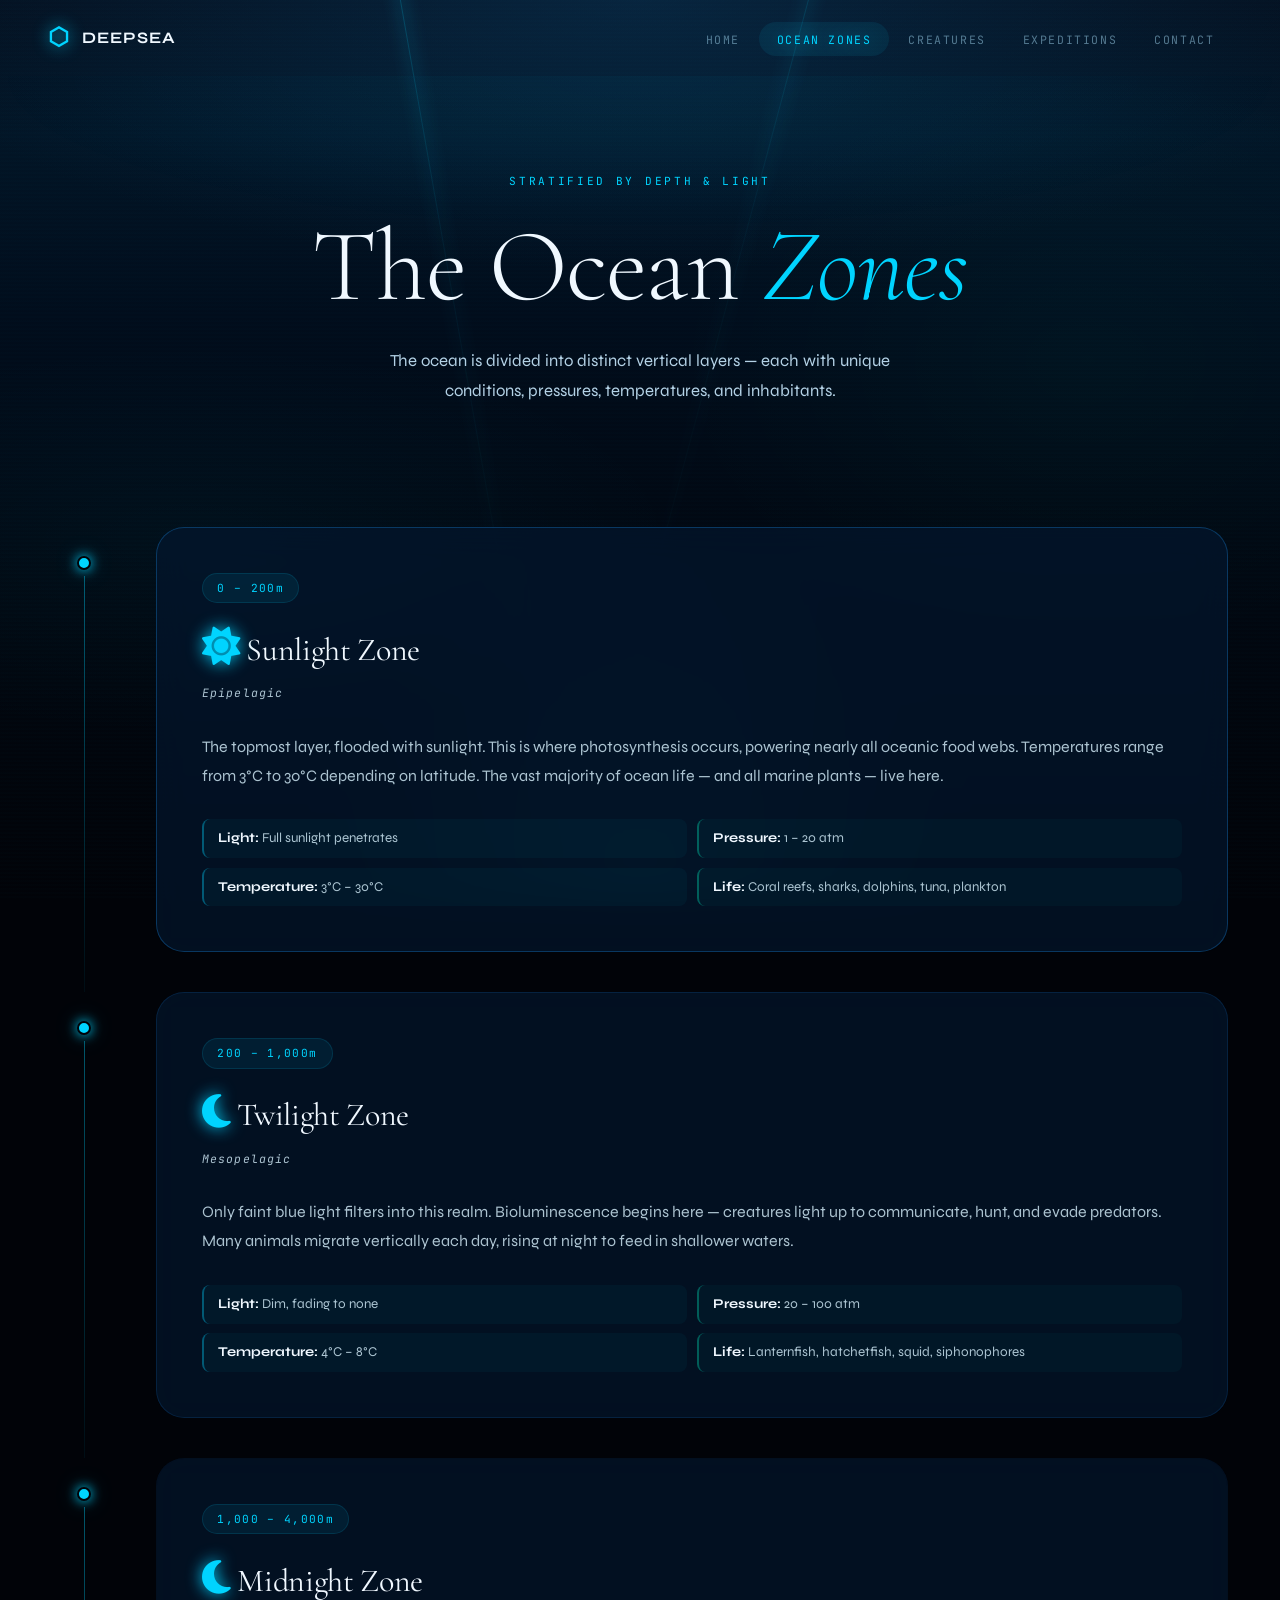
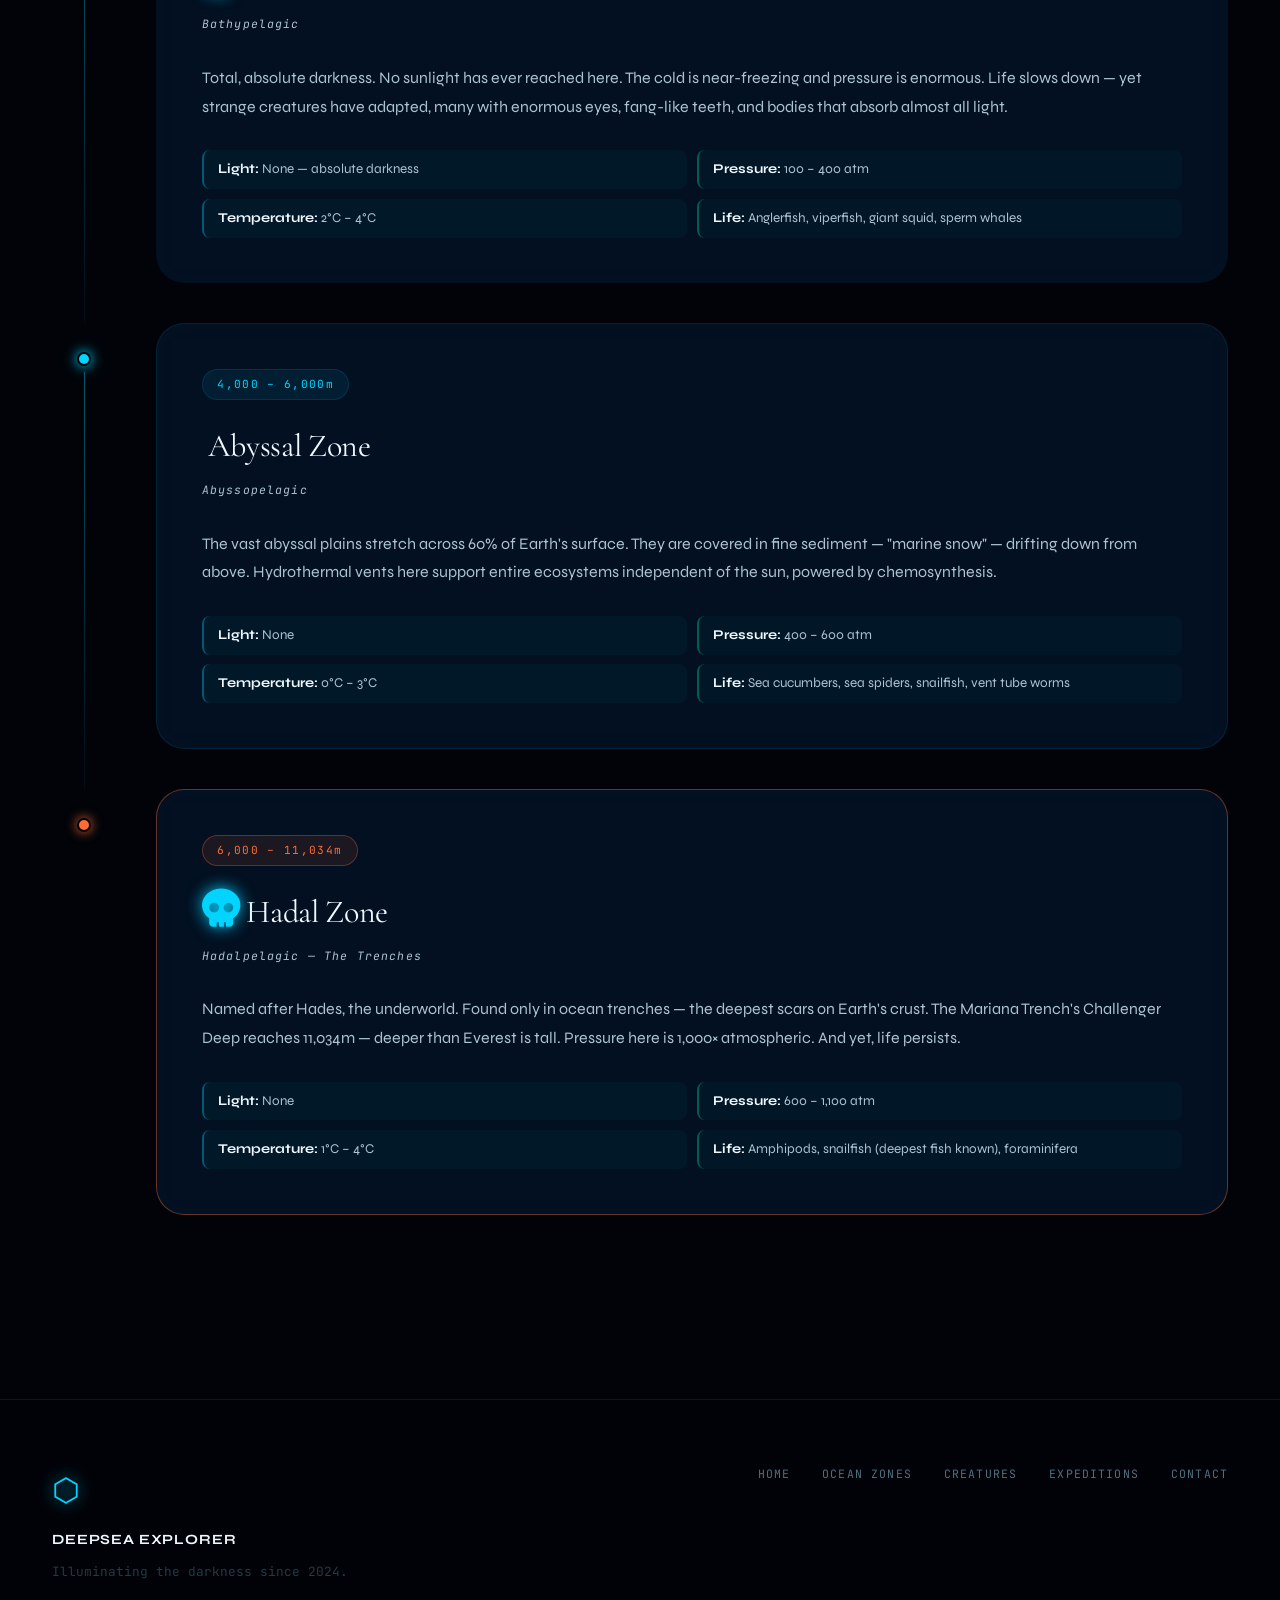
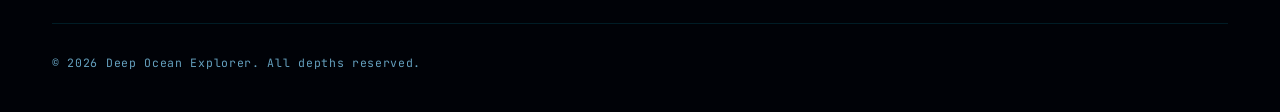
<file: zones.html>
<!DOCTYPE html>
<html lang="en">
<head>
  <meta charset="UTF-8" />
  <meta name="viewport" content="width=device-width, initial-scale=1.0" />
  <title>Ocean Zones — Deep Ocean Explorer</title>
  <link rel="stylesheet"
href="https://cdnjs.cloudflare.com/ajax/libs/font-awesome/6.5.1/css/all.min.css">
  <link rel="stylesheet" href="style.css" />
</head>
<body class="page-zones">

  <div class="ocean-bg">
    <div class="bubble" style="--x:15%;--d:10s;--s:0.4rem;--delay:1s"></div>
    <div class="bubble" style="--x:35%;--d:8s;--s:0.5rem;--delay:0s"></div>
    <div class="bubble" style="--x:60%;--d:12s;--s:0.3rem;--delay:2s"></div>
    <div class="bubble" style="--x:80%;--d:9s;--s:0.6rem;--delay:3s"></div>
    <div class="light-ray" style="--rx:30%;--rr:-10deg;--ro:0.06"></div>
    <div class="light-ray" style="--rx:65%;--rr:15deg;--ro:0.04"></div>
  </div>

  <nav class="navbar">
    <a href="index.html" class="nav-logo">
      <span class="logo-icon">⬡</span>
      <span>DeepSea</span>
    </a>
    <button class="nav-toggle" id="navToggle" aria-label="Toggle menu">
      <span></span><span></span><span></span>
    </button>
    <ul class="nav-links" id="navLinks">
      <li><a href="index.html">Home</a></li>
      <li><a href="zones.html" class="active">Ocean Zones</a></li>
      <li><a href="creatures.html">Creatures</a></li>
      <li><a href="expeditions.html">Expeditions</a></li>
      <li><a href="contact.html">Contact</a></li>
    </ul>
  </nav>

  <main>
    <header class="page-hero">
      <div class="container">
        <p class="hero-eyebrow">Stratified by Depth &amp; Light</p>
        <h1>The Ocean <em>Zones</em></h1>
        <p class="page-hero-sub">The ocean is divided into distinct vertical layers — each with unique conditions, pressures, temperatures, and inhabitants.</p>
      </div>
    </header>

    <section class="zones-section">
      <div class="container">
        <div class="zone-timeline">

          <article class="zone-entry" id="sunlight">
            <div class="zone-marker">
              <div class="zone-dot"></div>
              <div class="zone-line"></div>
            </div>
            <div class="zone-content sunlight-card">
              <div class="zone-badge">0 – 200m</div>
              <!-- <h2>☀️ Sunlight Zone</h2> -->
               <h2>
  <i class="fas fa-sun"></i>
  Sunlight Zone
</h2>
              <p class="zone-latin">Epipelagic</p>
              <p>The topmost layer, flooded with sunlight. This is where photosynthesis occurs, powering nearly all oceanic food webs. Temperatures range from 3°C to 30°C depending on latitude. The vast majority of ocean life — and all marine plants — live here.</p>
              <ul class="zone-facts">
                <li><strong>Light:</strong> Full sunlight penetrates</li>
                <li><strong>Pressure:</strong> 1 – 20 atm</li>
                <li><strong>Temperature:</strong> 3°C – 30°C</li>
                <li><strong>Life:</strong> Coral reefs, sharks, dolphins, tuna, plankton</li>
              </ul>
            </div>
          </article>

          <article class="zone-entry" id="twilight">
            <div class="zone-marker">
              <div class="zone-dot"></div>
              <div class="zone-line"></div>
            </div>
            <div class="zone-content twilight-card">
              <div class="zone-badge">200 – 1,000m</div>
              <h2>
  <i class="fas fa-moon"></i>
  Twilight Zone
</h2>
              <p class="zone-latin">Mesopelagic</p>
              <p>Only faint blue light filters into this realm. Bioluminescence begins here — creatures light up to communicate, hunt, and evade predators. Many animals migrate vertically each day, rising at night to feed in shallower waters.</p>
              <ul class="zone-facts">
                <li><strong>Light:</strong> Dim, fading to none</li>
                <li><strong>Pressure:</strong> 20 – 100 atm</li>
                <li><strong>Temperature:</strong> 4°C – 8°C</li>
                <li><strong>Life:</strong> Lanternfish, hatchetfish, squid, siphonophores</li>
              </ul>
            </div>
          </article>

          <article class="zone-entry" id="midnight">
            <div class="zone-marker">
              <div class="zone-dot"></div>
              <div class="zone-line"></div>
            </div>
            <div class="zone-content midnight-card">
              <div class="zone-badge">1,000 – 4,000m</div>
              <h2>
  <i class="fas fa-moon"></i>
  Midnight Zone
</h2>
              <p class="zone-latin">Bathypelagic</p>
              <p>Total, absolute darkness. No sunlight has ever reached here. The cold is near-freezing and pressure is enormous. Life slows down — yet strange creatures have adapted, many with enormous eyes, fang-like teeth, and bodies that absorb almost all light.</p>
              <ul class="zone-facts">
                <li><strong>Light:</strong> None — absolute darkness</li>
                <li><strong>Pressure:</strong> 100 – 400 atm</li>
                <li><strong>Temperature:</strong> 2°C – 4°C</li>
                <li><strong>Life:</strong> Anglerfish, viperfish, giant squid, sperm whales</li>
              </ul>
            </div>
          </article>

          <article class="zone-entry" id="abyssal">
            <div class="zone-marker">
              <div class="zone-dot"></div>
              <div class="zone-line"></div>
            </div>
            <div class="zone-content abyssal-card">
              <div class="zone-badge">4,000 – 6,000m</div>
              <h2>
  <i class="fas fa-planet-moon"></i>
  Abyssal Zone
</h2>
              <p class="zone-latin">Abyssopelagic</p>
              <p>The vast abyssal plains stretch across 60% of Earth's surface. They are covered in fine sediment — "marine snow" — drifting down from above. Hydrothermal vents here support entire ecosystems independent of the sun, powered by chemosynthesis.</p>
              <ul class="zone-facts">
                <li><strong>Light:</strong> None</li>
                <li><strong>Pressure:</strong> 400 – 600 atm</li>
                <li><strong>Temperature:</strong> 0°C – 3°C</li>
                <li><strong>Life:</strong> Sea cucumbers, sea spiders, snailfish, vent tube worms</li>
              </ul>
            </div>
          </article>

          <article class="zone-entry last" id="hadal">
            <div class="zone-marker">
              <div class="zone-dot hadal-dot"></div>
            </div>
            <div class="zone-content hadal-card">
              <div class="zone-badge">6,000 – 11,034m</div>
              <h2>
  <i class="fas fa-skull"></i>
  Hadal Zone
</h2>
              <p class="zone-latin">Hadalpelagic — The Trenches</p>
              <p>Named after Hades, the underworld. Found only in ocean trenches — the deepest scars on Earth's crust. The Mariana Trench's Challenger Deep reaches 11,034m — deeper than Everest is tall. Pressure here is 1,000× atmospheric. And yet, life persists.</p>
              <ul class="zone-facts">
                <li><strong>Light:</strong> None</li>
                <li><strong>Pressure:</strong> 600 – 1,100 atm</li>
                <li><strong>Temperature:</strong> 1°C – 4°C</li>
                <li><strong>Life:</strong> Amphipods, snailfish (deepest fish known), foraminifera</li>
              </ul>
            </div>
          </article>

        </div>
      </div>
    </section>
  </main>

  <footer class="site-footer">
    <div class="container">
      <div class="footer-grid">
        <div class="footer-brand">
          <span class="logo-icon">⬡</span>
          <strong>DeepSea Explorer</strong>
          <p>Illuminating the darkness since 2024.</p>
        </div>
        <nav class="footer-nav">
          <a href="index.html">Home</a>
          <a href="zones.html">Ocean Zones</a>
          <a href="creatures.html">Creatures</a>
          <a href="expeditions.html">Expeditions</a>
          <a href="contact.html">Contact</a>
        </nav>
      </div>
      <p class="footer-copy">&copy; 2026 Deep Ocean Explorer. All depths reserved.</p>
    </div>
  </footer>

  <script src="main.js"></script>
</body>
</html>
</file>
<file: style.css>
@import url('https://fonts.googleapis.com/css2?family=Cormorant+Garamond:ital,wght@0,300;0,400;0,600;0,700;1,300;1,400;1,600&family=Syne:wght@400;600;700;800&family=JetBrains+Mono:wght@300;400;500&display=swap');

:root {
  /* Depths */
  --void:         #010308;
  --abyss:        #020610;
  --deep:         #03101e;
  --mid:          #041828;
  --layer:        #061e36;
  --ocean:        #0b3a5e;

  /* Bioluminescence */
  --biolum:       #00d4ff;
  --biolum-soft:  #00a8cc;
  --plasma:       #00ffcc;
  --plasma-soft:  #00cc9e;
  --ember:        #ff6b35;
  --gold:         #f5c842;

  /* Text */
  --text-bright:  #f0f8ff;
  --text-body:    rgba(210, 235, 248, 0.82);
  --text-muted:   rgba(150, 200, 225, 0.55);
  --text-ghost:   rgba(100, 160, 190, 0.35);

  /* Glass */
  --glass:        rgba(4, 24, 48, 0.65);
  --glass-light:  rgba(6, 30, 60, 0.45);
  --glass-bright: rgba(10, 50, 90, 0.4);

  /* Borders */
  --border:       rgba(0, 212, 255, 0.12);
  --border-mid:   rgba(0, 212, 255, 0.25);
  --border-bright:rgba(0, 212, 255, 0.5);

  /* Glow */
  --glow-sm:      0 0 20px rgba(0, 212, 255, 0.25);
  --glow-md:      0 0 40px rgba(0, 212, 255, 0.35);
  --glow-lg:      0 0 80px rgba(0, 212, 255, 0.2);
  --shadow-deep:  0 30px 80px rgba(1, 3, 8, 0.9);

  /* Typography */
  --font-display: 'Cormorant Garamond', Georgia, serif;
  --font-ui:      'Syne', sans-serif;
  --font-mono:    'JetBrains Mono', monospace;
  --font-body:    'Syne', sans-serif;

  /* Layout */
  --nav-h:        76px;
  --max-w:        1240px;
  --r-xs:         4px;
  --r-sm:         8px;
  --r-md:         14px;
  --r-lg:         20px;
  --r-xl:         28px;
  --r-2xl:        40px;
}

/* =============================================
   RESET & BASE
   ============================================= */
*, *::before, *::after {
  box-sizing: border-box;
  margin: 0;
  padding: 0;
}

html {
  scroll-behavior: smooth;
  font-size: 16px;
}

body {
  font-family: var(--font-body);
  font-weight: 400;
  background-color: var(--void);
  color: var(--text-body);
  min-height: 100vh;
  overflow-x: hidden;
  line-height: 1.7;
  cursor: none;
}

img { max-width: 100%; display: block; }
a { color: inherit; text-decoration: none; }
ul { list-style: none; }
button { cursor: none; border: none; background: none; font-family: inherit; }
select, input, textarea { font-family: inherit; }

::selection {
  background: rgba(0, 212, 255, 0.25);
  color: #fff;
}
 /* cursor */
/* ::-webkit-scrollbar { width: 5px; }
::-webkit-scrollbar-track { background: var(--void); }
::-webkit-scrollbar-thumb {
  background: linear-gradient(180deg, var(--biolum), var(--glow));
  border-radius: 4px;
} */

/* SCROLLBAR */

::-webkit-scrollbar {
    width: 6px;
}

::-webkit-scrollbar-track {
    background: #020610;
}

::-webkit-scrollbar-thumb {
    background: #00d4ff;
    border-radius: 20px;
    box-shadow: 0 0 10px #00d4ff;
}

::-webkit-scrollbar-thumb:hover {
    background: #00f0ff;
    box-shadow: 0 0 20px #00f0ff;
}


   /* CUSTOM CURSOR */
   
.cursor-dot,
.cursor-ring {
  position: fixed;
  top: 0;
  left: 0;
  pointer-events: none;
  z-index: 99999;
  transform: translate(-50%, -50%);
  mix-blend-mode: screen;
}

.cursor-dot {
  width: 6px;
  height: 6px;
  background: var(--biolum);
  border-radius: 50%;
  box-shadow: 0 0 12px var(--biolum), 0 0 24px rgba(0, 212, 255, 0.5);
  transition: transform 0.1s ease, width 0.2s, height 0.2s, background 0.2s;
}

.cursor-ring {
  width: 32px;
  height: 32px;
  border: 1px solid rgba(0, 212, 255, 0.6);
  border-radius: 50%;
  transition: transform 0.12s ease, width 0.3s, height 0.3s, border-color 0.3s, background 0.3s;
}

body:has(a:hover) .cursor-ring,
body:has(button:hover) .cursor-ring {
  width: 52px;
  height: 52px;
  border-color: var(--biolum);
  background: rgba(0, 212, 255, 0.06);
}

   /* OCEAN BACKGROUND — deeply layered */

.ocean-bg {
  position: fixed;
  inset: 0;
  z-index: 0;
  pointer-events: none;
  overflow: hidden;
}

.ocean-bg::before {
  content: '';
  position: absolute;
  inset: 0;
  background:
    radial-gradient(ellipse 100% 50% at 50% 0%, rgba(11, 58, 94, 0.5) 0%, transparent 60%),
    radial-gradient(ellipse 70% 40% at 15% 60%, rgba(0, 212, 255, 0.04) 0%, transparent 55%),
    radial-gradient(ellipse 60% 60% at 85% 40%, rgba(0, 255, 204, 0.03) 0%, transparent 55%),
    radial-gradient(ellipse 40% 70% at 50% 100%, rgba(0, 212, 255, 0.06) 0%, transparent 60%),
    linear-gradient(180deg,
      #040f1e 0%,
      #021526 15%,
      #010d1c 35%,
      #010812 60%,
      #010308 100%
    );
}

/* Animated noise texture overlay */
.ocean-bg::after {
  content: '';
  position: absolute;
  inset: 0;
  background-image:
    repeating-linear-gradient(
      0deg,
      transparent,
      transparent 2px,
      rgba(0, 212, 255, 0.008) 2px,
      rgba(0, 212, 255, 0.008) 4px
    );
  pointer-events: none;
}

/* Bubbles */
.bubble {
  position: absolute;
  bottom: -2rem;
  left: var(--x);
  width: var(--s);
  height: var(--s);
  border-radius: 50%;
  background: radial-gradient(circle at 30% 30%,
    rgba(0, 212, 255, 0.8),
    rgba(0, 212, 255, 0.05)
  );
  border: 1px solid rgba(0, 212, 255, 0.3);
  animation: rise var(--d) var(--delay) infinite linear;
  opacity: 0;
}

@keyframes rise {
  0%   { bottom: -2rem; opacity: 0; transform: translateX(0) scale(1); }
  8%   { opacity: 0.8; }
  80%  { opacity: 0.25; }
  100% { bottom: 110vh; opacity: 0; transform: translateX(calc(var(--s) * 8)) scale(0.5); }
}

/* Light rays */
.light-ray {
  position: absolute;
  top: -10%;
  left: var(--rx);
  width: 1px;
  height: 90vh;
  background: linear-gradient(180deg,
    rgba(0, 212, 255, calc(var(--ro) * 4)) 0%,
    rgba(0, 212, 255, var(--ro)) 40%,
    transparent 100%
  );
  transform: rotate(var(--rr));
  transform-origin: top center;
  animation: shimmer 8s ease-in-out infinite alternate;
  filter: blur(0.5px);
}

.light-ray::after {
  content: '';
  position: absolute;
  top: 0;
  left: -8px;
  width: 18px;
  height: 100%;
  background: inherit;
  filter: blur(6px);
  opacity: 0.4;
}

@keyframes shimmer {
  0%   { opacity: 0.3; transform: rotate(var(--rr)) scaleX(1); }
  100% { opacity: 1; transform: rotate(var(--rr)) scaleX(4); }
}


   /* Z-INDEX STACK */

nav, main, footer {
  position: relative;
  z-index: 1;
}

.container {
  max-width: var(--max-w);
  margin: 0 auto;
  padding: 0 2rem;
}


   /* NAVBAR — glassmorphic premium */

.navbar {
  position: fixed;
  top: 0;
  left: 0;
  right: 0;
  z-index: 100;
  height: var(--nav-h);
  display: flex;
  align-items: center;
  justify-content: space-between;
  padding: 0 3rem;
  background: transparent;
  transition: background 0.4s ease, box-shadow 0.4s ease, backdrop-filter 0.4s ease;
}

.navbar.scrolled {
  background: rgba(1, 3, 8, 0.85);
  backdrop-filter: blur(24px) saturate(180%);
  -webkit-backdrop-filter: blur(24px);
  box-shadow: 0 1px 0 rgba(0, 212, 255, 0.1), 0 8px 32px rgba(1, 3, 8, 0.5);
}

.nav-logo {
  display: flex;
  align-items: center;
  gap: 0.75rem;
  font-family: var(--font-ui);
  font-size: 1rem;
  font-weight: 700;
  letter-spacing: 0.06em;
  text-transform: uppercase;
  color: var(--text-bright);
  transition: opacity 0.2s;
}

.nav-logo:hover { opacity: 0.75; }

.logo-icon {
  font-size: 1.5rem;
  display: inline-block;
  animation: spin-slow 16s linear infinite;
  color: var(--biolum);
  filter: drop-shadow(0 0 8px var(--biolum));
}

.mission-icon i{
    font-size:3rem;
    color:#00d4ff;
    text-shadow:
      0 0 10px #00d4ff,
      0 0 20px #00d4ff;
}

@keyframes spin-slow {
  to { transform: rotate(360deg); }
}

.nav-links {
  display: flex;
  gap: 0.1rem;
  align-items: center;
}

.nav-links a {
  font-family: var(--font-mono);
  font-size: 0.72rem;
  letter-spacing: 0.14em;
  text-transform: uppercase;
  color: var(--text-muted);
  padding: 0.6rem 1.1rem;
  border-radius: 100px;
  transition: color 0.3s, background 0.3s;
  position: relative;
}

.nav-links a::before {
  content: '';
  position: absolute;
  inset: 0;
  border-radius: 100px;
  background: var(--biolum);
  opacity: 0;
  transform: scale(0.85);
  transition: opacity 0.3s, transform 0.3s;
}

.nav-links a:hover,
.nav-links a.active {
  color: var(--biolum);
}

.nav-links a:hover::before,
.nav-links a.active::before {
  opacity: 0.08;
  transform: scale(1);
}

.nav-links a.active {
  text-shadow: 0 0 16px rgba(0, 212, 255, 0.5);
}

.nav-toggle {
  display: none;
  flex-direction: column;
  gap: 5px;
  padding: 8px;
}

.nav-toggle span {
  display: block;
  width: 22px;
  height: 1.5px;
  background: var(--biolum);
  border-radius: 2px;
  transition: transform 0.3s, opacity 0.3s;
  box-shadow: 0 0 6px rgba(0, 212, 255, 0.6);
}


   /* HERO — cinematic full-bleed */

.page-home main { padding-top: 0; }

.hero {
  position: relative;
  height: 100vh;
  min-height: 700px;
  overflow: hidden;
}

.hero-bg {
  position: absolute;
  inset: 0;
  width: 100%;
  height: 100%;
  object-fit: cover;
  z-index: 1;
  animation: heroZoom 20s ease-in-out infinite alternate;
  transform-origin: center bottom;
}

@keyframes heroZoom {
  from { transform: scale(1); }
  to   { transform: scale(1.08); }
}

/* Deep multi-layer gradient over hero */
.hero::after {
  content: '';
  position: absolute;
  inset: 0;
  z-index: 2;
  background:
    linear-gradient(to bottom,
      rgba(1, 3, 8, 0.3) 0%,
      rgba(2, 6, 16, 0.1) 30%,
      rgba(2, 6, 20, 0.5) 70%,
      rgba(1, 3, 8, 0.95) 100%
    ),
    linear-gradient(to right,
      rgba(1, 3, 8, 0.5) 0%,
      transparent 40%,
      transparent 60%,
      rgba(1, 3, 8, 0.4) 100%
    );
}

.hero-overlay {
  position: absolute;
  inset: 0;
  z-index: 3;
  display: flex;
  flex-direction: column;
  justify-content: center;
  align-items: flex-start;
  padding: 0 8vw;
  padding-bottom: 6rem;
}

.hero-tag {
  font-family: var(--font-mono);
  font-size: 0.72rem;
  letter-spacing: 0.28em;
  text-transform: uppercase;
  color: var(--biolum);
  margin-bottom: 1.8rem;
  opacity: 0;
  animation: fadeSlide 1s 0.3s forwards ease-out;
  position: relative;
  padding-left: 2rem;
}

.hero-tag::before {
  content: '';
  position: absolute;
  left: 0;
  top: 50%;
  width: 1.2rem;
  height: 1px;
  background: var(--biolum);
  transform: translateY(-50%);
  box-shadow: 0 0 8px var(--biolum);
}

.hero-overlay h1 {
  font-family: var(--font-display);
  font-size: clamp(4rem, 9vw, 8.5rem);
  font-weight: 300;
  line-height: 0.95;
  letter-spacing: -0.01em;
  color: var(--text-bright);
  margin-bottom: 1.8rem;
  max-width: 800px;
  opacity: 0;
  animation: fadeSlide 1.1s 0.55s forwards ease-out;
  text-shadow: 0 4px 40px rgba(0, 0, 0, 0.6);
}

.hero-overlay h1 em {
  font-style: italic;
  color: transparent;
  -webkit-text-stroke: 1px var(--biolum);
  filter: drop-shadow(0 0 20px rgba(0, 212, 255, 0.4));
}

.hero-overlay > p {
  font-family: var(--font-body);
  font-size: 1.05rem;
  font-weight: 400;
  max-width: 520px;
  color: rgba(180, 215, 235, 0.85);
  margin-bottom: 2.8rem;
  line-height: 1.75;
  opacity: 0;
  animation: fadeSlide 1.1s 0.75s forwards ease-out;
}

.hero-overlay .btn {
  opacity: 0;
  animation: fadeSlide 1.1s 0.95s forwards ease-out;
}


/* Scroll indicator */
.scroll-indicator {
  position: absolute;
  bottom: 2.5rem;
  left: 50%;
  transform: translateX(-50%);
  z-index: 4;
  display: flex;
  flex-direction: column;
  align-items: center;
  gap: 0.5rem;
  font-family: var(--font-mono);
  font-size: 0.62rem;
  letter-spacing: 0.2em;
  text-transform: uppercase;
  color: var(--text-ghost);
}

.scroll-indicator::after {
  content: '';
  width: 1px;
  height: 48px;
  background: linear-gradient(180deg, rgba(0, 212, 255, 0.5), transparent);
  animation: scroll-line 2.4s ease-in-out infinite;
}

@keyframes scroll-line {
  0%   { opacity: 0; transform: scaleY(0); transform-origin: top; }
  50%  { opacity: 1; transform: scaleY(1); transform-origin: top; }
  100% { opacity: 0; transform: scaleY(1); transform-origin: bottom; }
}

@keyframes fadeSlide {
  from { opacity: 0; transform: translateY(24px); }
  to   { opacity: 1; transform: translateY(0); }
}


   /* HERO DEPTH BAR (legacy — kept hidden) */

.hero-depth-bar { display: none; }

   /* GALLERY TITLE */
 
.gallery-title {
  text-align: center;
  padding: 7rem 2rem 1rem;
  position: relative;
}

.gallery-title h2 {
  font-family: var(--font-display);
  font-size: clamp(2.5rem, 5vw, 4.5rem);
  font-weight: 300;
  letter-spacing: -0.01em;
  color: var(--text-bright);
  margin-bottom: 1rem;
}

.gallery-title h2 em {
  font-style: italic;
  color: var(--biolum);
}

.gallery-title p {
  color: var(--text-muted);
  font-size: 1rem;
  max-width: 500px;
  margin: 0 auto;
}


   /* GALLERY — magazine editorial grid */

.gallery {
  display: grid;
  grid-template-columns: repeat(3, 1fr);
  gap: 1.5rem;
  padding: 3rem 3rem 5rem;
}

.gallery-card {
  overflow: hidden;
  border-radius: var(--r-lg);
  position: relative;
  cursor: none;
  transition: transform 0.5s cubic-bezier(0.23, 1, 0.32, 1), box-shadow 0.5s ease;
  border: 1px solid var(--border);
}

.gallery-card img {
  width: 100%;
  height: 380px;
  object-fit: cover;
  transition: transform 0.7s cubic-bezier(0.23, 1, 0.32, 1);
  display: block;
}


.gallery-card::after {
  content: '';
  position: absolute;
  inset: 0;
  background:
    linear-gradient(to top,
      rgba(1, 3, 8, 0.85) 0%,
      rgba(1, 3, 8, 0.2) 45%,
      transparent 70%
    );
  transition: opacity 0.4s;
}

.gallery-card::before {
  content: '';
  position: absolute;
  inset: 0;
  background: linear-gradient(135deg, rgba(0, 212, 255, 0.08), transparent 60%);
  opacity: 0;
  transition: opacity 0.4s;
  z-index: 1;
}

.gallery-card:hover { 
  transform: translateY(-8px) scale(1.01); 
  box-shadow: 0 24px 64px rgba(0, 212, 255, 0.18), 0 0 0 1px rgba(0, 212, 255, 0.25);
}
.gallery-card:hover img { transform: scale(1.08); }
.gallery-card:hover::before { opacity: 1; }

.gallery-card h3 {
  position: absolute;
  bottom: 1.5rem;
  left: 1.5rem;
  font-family: var(--font-display);
  font-size: 1.8rem;
  font-weight: 400;
  color: white;
  z-index: 2;
  text-shadow: 0 2px 16px rgba(0, 0, 0, 0.8);
  letter-spacing: 0.01em;
}



/* =============================================
   STATS SECTION (homepage)
   ============================================= */
.stats {
  position: relative;
  z-index: 1;
  display: flex;
  justify-content: center;
  align-items: stretch;
  flex-wrap: wrap;
  padding: 4rem 1.5rem;
  background: linear-gradient(
    90deg,
    rgba(6, 32, 64, 0.4),
    rgba(13, 90, 158, 0.2),
    rgba(6, 32, 64, 0.4)
  );
  border-top: 1px solid var(--border);
  border-bottom: 1px solid var(--border);
  gap: 0;
}


.stats > div {
  text-align: center;
  padding: 1.5rem 4rem;
  position: relative;
  flex: 1;
  min-width: 200px;
}

.stats > div:not(:last-child)::after {
  content: '';
  position: absolute;
  right: 0;
  top: 20%;
  height: 60%;
  width: 1px;
  background: var(--border);
}

.stats h2 {
  font-family: var(--font-mono);
  font-size: clamp(2rem, 4vw, 3rem);
  font-weight: 700;
  color: var(--biolum);
  line-height: 1;
  margin-bottom: 0.5rem;
  text-shadow: 0 0 20px rgba(0, 229, 255, 0.4);
}

.stats p {
  font-size: 0.82rem;
  color: var(--text-muted);
  text-transform: uppercase;
  letter-spacing: 0.1em;
  font-family: var(--font-mono);
}
   /* BUTTONS */

.btn {
  display: inline-flex;
  align-items: center;
  gap: 0.6rem;
  padding: 1rem 2.2rem;
  border-radius: 100px;
  font-family: var(--font-mono);
  font-size: 0.74rem;
  letter-spacing: 0.12em;
  text-transform: uppercase;
  font-weight: 500;
  transition: all 0.3s cubic-bezier(0.23, 1, 0.32, 1);
  position: relative;
  overflow: hidden;
  cursor: none;
}

.btn::after {
  content: '';
  position: absolute;
  inset: 0;
  background: rgba(255, 255, 255, 0.08);
  opacity: 0;
  border-radius: inherit;
  transition: opacity 0.3s;
}

.btn:hover::after { opacity: 1; }

.btn-primary {
  background: transparent;
  color: var(--void);
  border: none;
  position: relative;
}

.btn-primary::before {
  content: '';
  position: absolute;
  inset: 0;
  border-radius: inherit;
  background: linear-gradient(135deg, var(--biolum) 0%, var(--plasma) 100%);
  z-index: -1;
  transition: opacity 0.3s;
}

.btn-primary {
  color: var(--void);
  font-weight: 600;
  box-shadow: 0 0 30px rgba(0, 212, 255, 0.35), 0 4px 20px rgba(0, 0, 0, 0.4);
}

.btn-primary:hover {
  transform: translateY(-3px) scale(1.02);
  box-shadow: 0 0 50px rgba(0, 212, 255, 0.5), 0 8px 32px rgba(0, 0, 0, 0.4);
}

.btn-ghost {
  background: transparent;
  color: var(--biolum);
  border: 1px solid var(--border-mid);
}

.btn-ghost:hover {
  background: rgba(0, 212, 255, 0.08);
  border-color: var(--border-bright);
  transform: translateY(-3px);
  box-shadow: var(--glow-sm);
}

.btn-outline {
  background: transparent;
  color: var(--plasma);
  border: 1px solid rgba(0, 255, 204, 0.3);
}

.btn-outline:hover {
  background: rgba(0, 255, 204, 0.06);
  border-color: var(--plasma);
  transform: translateY(-2px);
}

.btn-full { width: 100%; justify-content: center; }

   /* SECTION TITLES */
  
.section-title {
  font-family: var(--font-display);
  font-size: clamp(2.2rem, 5vw, 4rem);
  font-weight: 300;
  line-height: 1.1;
  letter-spacing: -0.01em;
  margin-bottom: 3.5rem;
  color: var(--text-bright);
}

.section-title em {
  font-style: italic;
  color: var(--biolum);
}

.section-title.centered { text-align: center; }


   /* INTRO SECTION */
  
.intro-section {
  padding: 9rem 0;
  position: relative;
}

.intro-section::before {
  content: '';
  position: absolute;
  left: -10%;
  top: 20%;
  width: 500px;
  height: 500px;
  background: radial-gradient(circle, rgba(0, 212, 255, 0.04) 0%, transparent 70%);
  pointer-events: none;
}

.intro-grid {
  display: grid;
  grid-template-columns: 1fr 1fr;
  gap: 6rem;
  align-items: center;
}

.intro-text p {
  color: var(--text-body);
  margin-bottom: 1.4rem;
  font-size: 1.02rem;
  line-height: 1.8;
}

.intro-text .btn { margin-top: 1.2rem; }

/* Depth column visual */
.depth-column {
  display: flex;
  flex-direction: column;
  border-radius: var(--r-xl);
  overflow: hidden;
  box-shadow: var(--shadow-deep), var(--glow-lg);
  border: 1px solid var(--border);
  position: relative;
}

.depth-column::before {
  content: '';
  position: absolute;
  top: 0;
  left: 0;
  right: 0;
  height: 1px;
  background: linear-gradient(90deg, transparent, var(--biolum), transparent);
}



.zone-slice {
  position: relative;
  padding: 1.4rem 1.8rem;
  display: flex;
  align-items: center;
  justify-content: space-between;
  font-family: var(--font-mono);
  font-size: 0.78rem;
  font-weight: 500;
  letter-spacing: 0.08em;
  transition: transform 0.35s ease, filter 0.35s;
  cursor: default;
  color: var(--text-body);
}

.zone-slice::before {
  content: attr(data-depth);
  font-size: 0.68rem;
  color: var(--text-ghost);
  font-weight: 300;
}

.zone-slice:hover {
  transform: scaleX(1.025);
  filter: brightness(1.3);
  z-index: 2;
}

.zone-slice.sunlight  { background: linear-gradient(90deg, #1060a0, #0a4070); height: 52px; }
.zone-slice.twilight  { background: linear-gradient(90deg, #073056, #041e36); height: 62px; }
.zone-slice.midnight  { background: linear-gradient(90deg, #031020, #020812); height: 72px; }
.zone-slice.abyssal   { background: linear-gradient(90deg, #020810, #010508); height: 80px; }
.zone-slice.hadal     { background: linear-gradient(90deg, #010305, #010205); height: 62px; color: var(--biolum); }


   /* FEATURED CREATURES (home) */
  
.featured-creatures {
  padding: 5rem 0 8rem;
}

.creature-grid {
  display: grid;
  grid-template-columns: repeat(4, 1fr);
  gap: 1.5rem;
}

.creature-card {
  position: relative;
  background: var(--glass);
  border: 1px solid var(--border);
  border-radius: var(--r-xl);
  padding: 2.2rem 1.6rem;
  text-align: center;
  backdrop-filter: blur(16px);
  transition: transform 0.4s cubic-bezier(0.23, 1, 0.32, 1), box-shadow 0.4s ease, border-color 0.4s;
  overflow: hidden;
  display: block;
  cursor: none;
}

.creature-card img{
    width:100%;
    height:260px;
    object-fit:cover;
    display:block;
    border-radius:20px 20px 0 0;
}

.creature-card{
    overflow:hidden;
    background:#041827;
    transition:.4s;
}

.creature-card:hover{
    transform:translateY(-10px);
}

.creature-card::before {
  content: '';
  position: absolute;
  inset: 0;
  background: linear-gradient(135deg, rgba(0, 212, 255, 0.06), transparent 60%);
  opacity: 0;
  transition: opacity 0.4s;
}

.creature-card:hover {
  transform: translateY(-10px);
  box-shadow: 0 24px 64px rgba(0, 212, 255, 0.2), 0 0 0 1px rgba(0, 212, 255, 0.3);
  border-color: var(--border-mid);
}

.creature-card:hover::before { opacity: 1; }

.creature-glow {
  position: absolute;
  top: 0;
  left: 0;
  right: 0;
  height: 100%;
  background: radial-gradient(ellipse at 50% -20%, rgba(0, 212, 255, 0.08), transparent 65%);
  pointer-events: none;
  opacity: 0;
  transition: opacity 0.4s;
}

.creature-card:hover .creature-glow { opacity: 1; }

.creature-emoji {
  font-size: 3.2rem;
  margin-bottom: 1.2rem;
  display: block;
  filter: drop-shadow(0 0 16px rgba(0, 212, 255, 0.4));
  transition: transform 0.4s cubic-bezier(0.23, 1, 0.32, 1);
}

.creature-card:hover .creature-emoji {
  transform: scale(1.2) translateY(-4px);
  filter: drop-shadow(0 0 24px rgba(0, 212, 255, 0.6));
}

.creature-card h3 {
  font-family: var(--font-display);
  font-size: 1.3rem;
  font-weight: 400;
  margin-bottom: 0.6rem;
  color: var(--text-bright);
  letter-spacing: 0.01em;
}

.creature-card p {
  font-size: 0.83rem;
  color: var(--text-muted);
  margin-bottom: 1.2rem;
  line-height: 1.6;
}

.creature-depth {
  font-family: var(--font-mono);
  font-size: 0.68rem;
  color: var(--biolum);
  background: rgba(0, 212, 255, 0.08);
  padding: 0.3rem 0.8rem;
  border-radius: 100px;
  letter-spacing: 0.06em;
  border: 1px solid var(--border);
}

.creature-photo{
    width:100%;
    height:220px;
    object-fit:cover;
    border-radius:20px;
    margin-bottom:15px;
    border:1px solid rgba(0,212,255,.25);
    transition:.4s;
}

.creature-profile:hover .creature-photo{
    transform:scale(1.05);
    box-shadow:0 0 30px rgba(0,212,255,.4);
}

.profile-header{
    display:block;
}
   /* CTA SECTION */

.cta-section { padding: 4rem 0 9rem; }

.cta-box {
  background: linear-gradient(135deg,
    rgba(6, 30, 60, 0.8),
    rgba(11, 58, 94, 0.4)
  );
  border: 1px solid var(--border-mid);
  border-radius: var(--r-2xl);
  padding: 5rem 4rem;
  text-align: center;
  box-shadow: var(--glow-md), var(--shadow-deep);
  position: relative;
  overflow: hidden;
}

.cta-box::before {
  content: '';
  position: absolute;
  top: -40%;
  left: 50%;
  width: 500px;
  height: 500px;
  transform: translateX(-50%);
  background: radial-gradient(circle, rgba(0, 212, 255, 0.06), transparent 70%);
  border-radius: 50%;
  pointer-events: none;
}

.cta-box::after {
  content: '';
  position: absolute;
  top: 0;
  left: 0;
  right: 0;
  height: 1px;
  background: linear-gradient(90deg, transparent, var(--biolum), transparent);
}

.cta-box h2 {
  font-family: var(--font-display);
  font-size: clamp(2rem, 5vw, 3.5rem);
  font-weight: 300;
  margin-bottom: 1.2rem;
  color: var(--text-bright);
  letter-spacing: -0.01em;
}

.cta-box p {
  color: var(--text-body);
  max-width: 480px;
  margin: 0 auto 3rem;
  font-size: 1rem;
  line-height: 1.75;
}

.cta-buttons {
  display: flex;
  gap: 1rem;
  justify-content: center;
  flex-wrap: wrap;
}


   /* REVIEWS */

.reviews {
  padding: 6rem 2rem 8rem;
  text-align: center;
  position: relative;
}

.reviews h2 {
  font-family: var(--font-display);
  font-size: clamp(2.5rem, 4vw, 4rem);
  font-weight: 300;
  color: var(--text-bright);
  margin-bottom: 0.75rem;
  letter-spacing: -0.01em;
}

.reviews h2 em {
  font-style: italic;
  color: var(--biolum);
}

.reviews > p {
  color: var(--text-muted);
  margin-bottom: 4rem;
  font-size: 1rem;
}

.reviews-grid {
  display: grid;
  grid-template-columns: repeat(3, 1fr);
  gap: 2rem;
  max-width: 1100px;
  margin: 0 auto;
}

.review-card {
  background: var(--glass);
  border: 1px solid var(--border);
  border-radius: var(--r-xl);
  padding: 2.5rem 2rem;
  backdrop-filter: blur(16px);
  transition: transform 0.4s cubic-bezier(0.23, 1, 0.32, 1), box-shadow 0.4s, border-color 0.4s;
  position: relative;
  overflow: hidden;
}

.review-card::before {
  content: '';
  position: absolute;
  top: 0; left: 0; right: 0;
  height: 1px;
  background: linear-gradient(90deg, transparent, rgba(0, 212, 255, 0.4), transparent);
  opacity: 0;
  transition: opacity 0.4s;
}

.review-card:hover {
  transform: translateY(-8px);
  box-shadow: 0 20px 50px rgba(0, 212, 255, 0.15), 0 0 0 1px var(--border-mid);
  border-color: var(--border-mid);
}

.review-card:hover::before { opacity: 1; }

.review-card img {
  width: 72px;
  height: 72px;
  border-radius: 50%;
  object-fit: cover;
  margin: 0 auto 1.2rem;
  border: 2px solid var(--border-mid);
  box-shadow: 0 0 20px rgba(0, 212, 255, 0.25);
  transition: box-shadow 0.4s, border-color 0.4s;
}

.review-card:hover img {
  border-color: var(--biolum);
  box-shadow: 0 0 32px rgba(0, 212, 255, 0.4);
}

.stars {
  color: var(--gold);
  font-size: 1.1rem;
  margin-bottom: 1rem;
  letter-spacing: 0.1em;
}

.review-card p {
  color: var(--text-body);
  font-size: 0.92rem;
  line-height: 1.7;
  margin-bottom: 1.2rem;
  font-style: italic;
}

.review-card h4 {
  font-family: var(--font-mono);
  font-size: 0.78rem;
  letter-spacing: 0.12em;
  text-transform: uppercase;
  color: var(--biolum);
}


   /* PAGE HERO (inner pages) */
  
.page-zones main,
.page-creatures main,
.page-expeditions main,
.page-contact main {
  padding-top: var(--nav-h);
}

.page-hero {
  padding: 6rem 1.5rem 4.5rem;
  text-align: center;
  position: relative;
}

.page-hero::before {
  content: '';
  position: absolute;
  inset: 0;
  background: radial-gradient(ellipse 80% 60% at 50% 0%, rgba(0, 212, 255, 0.04) 0%, transparent 65%);
  pointer-events: none;
}

.hero-eyebrow {
  font-family: var(--font-mono);
  font-size: 0.7rem;
  letter-spacing: 0.24em;
  text-transform: uppercase;
  color: var(--biolum);
  margin-bottom: 1.5rem;
  opacity: 0;
  animation: fadeSlide 0.8s 0.2s forwards ease-out;
}

.page-hero h1 {
  font-family: var(--font-display);
  font-size: clamp(3.5rem, 8vw, 7rem);
  font-weight: 300;
  line-height: 1;
  letter-spacing: -0.01em;
  margin: 0.5rem 0 0;
  color: var(--text-bright);
  opacity: 0;
  animation: fadeSlide 0.9s 0.35s forwards ease-out;
}

.page-hero h1 em {
  font-style: italic;
  color: var(--biolum);
}

.page-hero-sub {
  max-width: 580px;
  margin: 1.8rem auto 0;
  color: rgb(180, 210, 230);
  font-size: 1.05rem;
  font-weight: 400;
  line-height: 1.8;
  opacity: 0;
  animation: fadeSlide 0.9s 0.5s forwards ease-out;
}


   /* OCEAN ZONES PAGE */

.zones-section { padding: 3rem 0 9rem; }

.zone-timeline {
  display: flex;
  flex-direction: column;
  gap: 0;
}

.zone-entry {
  display: grid;
  grid-template-columns: 64px 1fr;
  gap: 2.5rem;
}

.zone-marker {
  display: flex;
  flex-direction: column;
  align-items: center;
  padding-top: 1.8rem;
}

.zone-dot {
  width: 14px;
  height: 14px;
  border-radius: 50%;
  background: var(--biolum);
  border: 2px solid var(--void);
  box-shadow: 0 0 12px var(--biolum), 0 0 24px rgba(0, 212, 255, 0.3);
  flex-shrink: 0;
  z-index: 1;
  transition: transform 0.35s, box-shadow 0.35s;
}

.zone-entry:hover .zone-dot {
  transform: scale(1.5);
  box-shadow: 0 0 20px var(--biolum), 0 0 40px rgba(0, 212, 255, 0.4);
}

.hadal-dot {
  background: var(--ember);
  box-shadow: 0 0 12px var(--ember);
}

.zone-line {
  flex: 1;
  width: 1px;
  background: linear-gradient(180deg, rgba(0, 212, 255, 0.4), rgba(0, 212, 255, 0.05));
  margin-top: 6px;
  min-height: 60px;
}

.zone-entry.last .zone-line { display: none; }

.zone-content {
  background: var(--glass);
  border: 1px solid var(--border);
  border-radius: var(--r-xl);
  padding: 2.8rem;
  margin-bottom: 2.5rem;
  backdrop-filter: blur(16px);
  transition: transform 0.35s ease, box-shadow 0.35s, border-color 0.35s;
  position: relative;
  overflow: hidden;
}

.zone-content::before {
  content: '';
  position: absolute;
  top: 0; left: 0; right: 0;
  height: 1px;
  background: linear-gradient(90deg, transparent, rgba(0, 212, 255, 0.3), transparent);
  opacity: 0;
  transition: opacity 0.35s;
}

.zone-content:hover {
  transform: translateX(8px);
  box-shadow: var(--glow-md);
  border-color: var(--border-mid);
}

.zone-content:hover::before { opacity: 1; }

.zone-badge {
  display: inline-block;
  font-family: var(--font-mono);
  font-size: 0.7rem;
  letter-spacing: 0.12em;
  color: var(--biolum);
  background: rgba(0, 212, 255, 0.08);
  padding: 0.3rem 0.9rem;
  border-radius: 100px;
  margin-bottom: 1.2rem;
  border: 1px solid var(--border);
}

.zone-content h2 {
  font-family: var(--font-display);
  font-size: 2rem;
  font-weight: 400;
  margin-bottom: 0.4rem;
  color: var(--text-bright);
  letter-spacing: -0.01em;
}

.zone-content h2 i{
    color:#00d4ff;
    font-size:1.2em;
    filter:drop-shadow(0 0 8px #00d4ff);
}

.zone-latin {
  font-family: var(--font-mono);
  font-size: 0.72rem;
  color: rgb(100, 150, 175);
  letter-spacing: 0.1em;
  margin-bottom: 1.2rem;
  font-style: italic;
}

.zone-content p {
  color: var(--text-body);
  margin-bottom: 1.8rem;
  line-height: 1.8;
}

.zone-facts {
  display: grid;
  grid-template-columns: 1fr 1fr;
  gap: 0.6rem;
}

.zone-facts li {
  font-size: 0.84rem;
  color: var(--text-body);
  padding: 0.5rem 0.9rem;
  background: rgba(0, 0, 0, 0.25);
  border-radius: var(--r-sm);
  border-left: 2px solid var(--border);
  transition: border-color 0.3s, background 0.3s;
}

.zone-facts li strong { color: var(--text-bright); }

.zone-facts li:nth-of-type(odd) {
  border-left-color: rgba(0, 212, 255, 0.35);
  background: rgba(0, 212, 255, 0.04);
}

.zone-facts li:nth-of-type(even) {
  border-left-color: rgba(0, 255, 204, 0.3);
  background: rgba(0, 255, 204, 0.03);
}

.sunlight-card { border-color: rgba(16, 96, 160, 0.5); }
.twilight-card  { border-color: rgba(7, 48, 86, 0.6); }
.midnight-card  { border-color: rgba(3, 16, 32, 0.8); }
.abyssal-card   { border-color: rgba(0, 212, 255, 0.1); }
.hadal-card     { border-color: rgba(255, 107, 53, 0.4); }

.hadal-card .zone-badge {
  color: var(--ember);
  background: rgba(255, 107, 53, 0.1);
  border-color: rgba(255, 107, 53, 0.3);
}


   /* CREATURES PAGE */
  
.filter-section { padding: 1.5rem 0; }

.filter-bar {
  display: flex;
  gap: 0.6rem;
  flex-wrap: wrap;
  justify-content: center;
}

.filter-btn {
  font-family: var(--font-mono);
  font-size: 0.72rem;
  letter-spacing: 0.08em;
  padding: 0.6rem 1.3rem;
  border-radius: 100px;
  border: 1px solid var(--border);
  color: var(--text-muted);
  background: rgba(4, 24, 48, 0.4);
  backdrop-filter: blur(8px);
  transition: all 0.3s;
  cursor: none;
}

.filter-btn:hover,
.filter-btn.active {
  border-color: var(--border-bright);
  color: var(--biolum);
  background: rgba(0, 212, 255, 0.08);
  box-shadow: 0 0 16px rgba(0, 212, 255, 0.15);
}

.creatures-gallery { padding: 2rem 0 9rem; }

.creatures-grid {
  display: grid;
  grid-template-columns: repeat(auto-fill, minmax(285px, 1fr));
  gap: 2rem;
}

.creature-profile {
  position: relative;
  background: var(--glass);
  border: 1px solid var(--border);
  border-radius: var(--r-xl);
  padding: 2.2rem;
  backdrop-filter: blur(16px);
  overflow: hidden;
  transition: transform 0.4s cubic-bezier(0.23, 1, 0.32, 1), box-shadow 0.4s, border-color 0.4s;
  cursor: none;
     padding:0;
    overflow:hidden;
    transition:0.6s;
}

.creature-profile::after {
  content: '';
  position: absolute;
  bottom: 0; left: 0; right: 0;
  height: 2px;
  background: linear-gradient(90deg, transparent, var(--biolum), transparent);
  opacity: 0;
  transition: opacity 0.4s;
}

.creature-profile:hover {
  transform: translateY(-8px);
  box-shadow: 0 24px 60px rgba(0, 212, 255, 0.18);
  border-color: var(--border-mid);
}

.creature-profile:hover::after { opacity: 1; }

.profile-glow {
  position: absolute;
  top: 0; left: 0; right: 0;
  height: 140px;
  background: radial-gradient(ellipse at top, rgba(0, 212, 255, 0.07), transparent 80%);
  pointer-events: none;
}

.profile-header {
  display: flex;
  align-items: flex-start;
  justify-content: space-between;
  margin-bottom: 1.5rem;
  position:relative;
}

.profile-emoji {
  font-size: 3rem;
  line-height: 1;
  filter: drop-shadow(0 0 12px rgba(0, 212, 255, 0.4));
}

.profile-depth-badge {
  font-family: var(--font-mono);
  font-size: 0.66rem;
  color: var(--biolum);
  background: rgba(0, 212, 255, 0.08);
  padding: 0.3rem 0.7rem;
  border-radius: 100px;
  border: 1px solid var(--border);
   position:absolute;
    top:15px;
    right:15px;
    z-index:2;
}

.creature-profile h3 {
  font-family: var(--font-display);
  font-size: 1.5rem;
  font-weight: 400;
  margin-bottom: 0.3rem;
  color: var(--text-bright);
  letter-spacing: 0.01em;
   padding-left:25px;
    padding-right:25px;
}

.creature-sci {
  font-family: var(--font-mono);
  font-size: 0.7rem;
  color: var(--text-ghost);
  font-style: italic;
  margin-bottom: 0.9rem;
   padding-left:25px;
    padding-right:25px;
}

.creature-profile > p {
  font-size: 0.88rem;
  color: var(--text-body);
  line-height: 1.7;
  margin-bottom: 1.4rem;
   padding-left:25px;
    padding-right:25px;
}

.creature-tags {
  display: flex;
  flex-wrap: wrap;
  gap: 0.4rem;
   padding-left:25px;
    padding-right:25px;
    padding-bottom:25px;
}

.tag {
  font-family: var(--font-mono);
  font-size: 0.62rem;
  letter-spacing: 0.1em;
  padding: 0.25rem 0.65rem;
  border-radius: 100px;
  background: rgba(0, 255, 204, 0.07);
  color: var(--plasma-soft);
  border: 1px solid rgba(0, 255, 204, 0.18);
}

.creature-profile.hidden { display: none; }


   /* EXPEDITIONS PAGE */

.timeline-section { padding: 3rem 0 5rem; }

.expedition-timeline {
  display: flex;
  flex-direction: column;
  gap: 2.5rem;
  position: relative;
}

.expedition-timeline::before {
  content: '';
  position: absolute;
  left: 85px;
  top: 0; bottom: 0;
  width: 1px;
  background: linear-gradient(180deg, var(--biolum), rgba(0, 212, 255, 0.03));
}

.exp-item {
  display: grid;
  grid-template-columns: 86px 1fr;
  gap: 3rem;
}

.exp-year {
  font-family: var(--font-display);
  font-size: 1.1rem;
  font-weight: 400;
  color: var(--biolum);
  text-align: right;
  padding-top: 1.8rem;
  line-height: 1;
  position: relative;
  letter-spacing: -0.01em;
}

.exp-year::after {
  content: '';
  position: absolute;
  right: -3rem;
  top: 2.1rem;
  width: 10px;
  height: 10px;
  border-radius: 50%;
  background: var(--biolum);
  box-shadow: 0 0 12px var(--biolum);
  border: 2px solid var(--void);
  transform: translateX(50%);
}

.exp-card {
  background: var(--glass);
  border: 1px solid var(--border);
  border-radius: var(--r-xl);
  padding: 2.2rem;
  backdrop-filter: blur(16px);
  transition: transform 0.35s ease, box-shadow 0.35s, border-color 0.35s;
  position: relative;
  overflow: hidden;
}

.exp-card::before {
  content: '';
  position: absolute;
  top: 0; left: 0; right: 0;
  height: 1px;
  background: linear-gradient(90deg, transparent, rgba(0, 212, 255, 0.3), transparent);
  opacity: 0;
  transition: opacity 0.35s;
}

.exp-card:hover {
  transform: translateX(8px);
  box-shadow: var(--glow-sm);
  border-color: var(--border-mid);
}

.exp-card:hover::before { opacity: 1; }

.exp-item:nth-of-type(odd) .exp-card  { border-left: 2px solid rgba(0, 212, 255, 0.2); }
.exp-item:nth-of-type(even) .exp-card { border-right: 2px solid rgba(0, 255, 204, 0.15); }

.exp-card h3 {
  font-family: var(--font-display);
  font-size: 1.5rem;
  font-weight: 400;
  margin-bottom: 0.8rem;
  color: var(--text-bright);
  letter-spacing: 0.01em;
}

.exp-card p {
  color: var(--text-body);
  font-size: 0.92rem;
  margin-bottom: 1.2rem;
  line-height: 1.75;
}

.exp-tag {
  font-family: var(--font-mono);
  font-size: 0.68rem;
  color: var(--plasma-soft);
  background: rgba(0, 255, 204, 0.07);
  padding: 0.3rem 0.8rem;
  border-radius: 100px;
  display: inline-block;
  border: 1px solid rgba(0, 255, 204, 0.18);
}
.exp-tag i{
    color:#00d4ff;
    font-size:0.9rem;
}

.upcoming-section { padding: 3rem 0 9rem; }

.mission-grid {
  display: grid;
  grid-template-columns: repeat(3, 1fr);
  gap: 2rem;
}

.mission-card {
  background: var(--glass);
  border: 1px solid var(--border);
  border-radius: var(--r-xl);
  padding: 2.8rem 2.2rem;
  text-align: center;
  backdrop-filter: blur(16px);
  transition: transform 0.4s cubic-bezier(0.23, 1, 0.32, 1), box-shadow 0.4s, border-color 0.4s;
  position: relative;
  overflow: hidden;
}

.mission-card::after {
  content: '';
  position: absolute;
  top: 0; left: 0; right: 0;
  height: 1px;
  background: linear-gradient(90deg, transparent, rgba(0, 212, 255, 0.3), transparent);
}

.mission-card:hover {
  transform: translateY(-8px);
  box-shadow: var(--glow-md);
  border-color: var(--border-mid);
}

.mission-icon {
  font-size: 3.2rem;
  margin-bottom: 1.4rem;
  display: block;
  filter: drop-shadow(0 0 12px rgba(0, 212, 255, 0.3));
}

.mission-card h3 {
  font-family: var(--font-display);
  font-size: 1.4rem;
  font-weight: 400;
  margin-bottom: 0.8rem;
  color: var(--text-bright);
  letter-spacing: 0.01em;
}

.mission-card p {
  font-size: 0.88rem;
  color: var(--text-body);
  margin-bottom: 1.5rem;
  line-height: 1.7;
}

.mission-status {
  font-family: var(--font-mono);
  font-size: 0.68rem;
  letter-spacing: 0.12em;
  padding: 0.38rem 1rem;
  border-radius: 100px;
  display: inline-block;
}

.mission-status.active {
  background: rgba(0, 212, 255, 0.1);
  color: var(--biolum);
  border: 1px solid var(--border-mid);
}

.mission-status.planned {
  background: rgba(0, 255, 204, 0.08);
  color: var(--plasma-soft);
  border: 1px solid rgba(0, 255, 204, 0.2);
}

.mission-status.recruiting {
  background: rgba(245, 200, 66, 0.1);
  color: var(--gold);
  border: 1px solid rgba(245, 200, 66, 0.25);
}


   /* CONTACT PAGE */
  
.contact-section { padding: 3rem 0 9rem; }

.contact-grid {
  display: grid;
  grid-template-columns: 1fr 1.5fr;
  gap: 4.5rem;
  align-items: flex-start;
}

.contact-info h2 {
  font-family: var(--font-display);
  font-size: clamp(2rem, 4vw, 2.8rem);
  font-weight: 300;
  margin-bottom: 1.2rem;
  line-height: 1.2;
  letter-spacing: -0.01em;
  color: var(--text-bright);
}

.contact-info h2 em {
  font-style: italic;
  color: var(--biolum);
}

.contact-info > p {
  color: var(--text-body);
  margin-bottom: 2.2rem;
  line-height: 1.8;
}

.info-cards {
  display: flex;
  flex-direction: column;
  gap: 1rem;
}

.info-card {
  display: flex;
  align-items: flex-start;
  gap: 1.2rem;
  background: var(--glass);
  border: 1px solid var(--border);
  border-radius: var(--r-lg);
  padding: 1.4rem;
  backdrop-filter: blur(12px);
  transition: border-color 0.3s, transform 0.3s, box-shadow 0.3s;
}

.info-card:hover {
  border-color: var(--border-mid);
  transform: translateX(5px);
  box-shadow: var(--glow-sm);
}

.info-card i {
  font-size: 1.3rem;
  color: var(--biolum);
  min-width: 42px;
  display: flex;
  align-items: center;
  justify-content: center;
  text-shadow: 0 0 12px rgba(0, 212, 255, 0.6);
}

.info-card strong {
  display: block;
  font-family: var(--font-mono);
  font-size: 0.7rem;
  letter-spacing: 0.12em;
  color: var(--biolum);
  text-transform: uppercase;
  margin-bottom: 0.3rem;
}

.info-card p {
  font-size: 0.84rem;
  color: var(--text-body);
  line-height: 1.6;
}

/* Contact Form */
.contact-form-wrapper {
  background: var(--glass);
  border: 1px solid var(--border);
  border-radius: var(--r-2xl);
  padding: 3rem;
  backdrop-filter: blur(20px);
  box-shadow: var(--shadow-deep);
  position: relative;
  overflow: hidden;
}

.contact-form-wrapper::before {
  content: '';
  position: absolute;
  top: 0; left: 0; right: 0;
  height: 1px;
  background: linear-gradient(90deg, transparent, var(--biolum), transparent);
}

.contact-form fieldset {
  border: none;
  margin-bottom: 2.2rem;
}

.contact-form legend {
  font-family: var(--font-mono);
  font-size: 0.72rem;
  letter-spacing: 0.14em;
  text-transform: uppercase;
  color: var(--biolum);
  padding: 0 0 1.2rem;
  width: 100%;
  border-bottom: 1px solid var(--border);
  margin-bottom: 1.8rem;
  display: block;
}

.form-group {
  margin-bottom: 1.4rem;
  position: relative;
}

.form-row {
  display: grid;
  grid-template-columns: 1fr 1fr;
  gap: 1.2rem;
}

.form-group label {
  display: block;
  font-family: var(--font-mono);
  font-size: 0.7rem;
  letter-spacing: 0.1em;
  text-transform: uppercase;
  color: var(--text-muted);
  margin-bottom: 0.6rem;
}

.form-group input,
.form-group select,
.form-group textarea {
  width: 100%;
  background: rgba(1, 3, 8, 0.7);
  border: 1px solid var(--border);
  border-radius: var(--r-md);
  color: var(--text-bright);
  font-size: 0.92rem;
  padding: 0.9rem 1.2rem;
  outline: none;
  transition: border-color 0.3s, box-shadow 0.3s, background 0.3s;
  appearance: none;
  -webkit-appearance: none;
}

.form-group input::placeholder,
.form-group textarea::placeholder {
  color: var(--text-ghost);
}

.form-group input:focus,
.form-group select:focus,
.form-group textarea:focus {
  border-color: var(--border-bright);
  box-shadow: 0 0 0 3px rgba(0, 212, 255, 0.1), 0 0 20px rgba(0, 212, 255, 0.08);
  background: rgba(4, 24, 48, 0.85);
}

.form-group select {
  background-image: url("data:image/svg+xml,%3Csvg xmlns='http://www.w3.org/2000/svg' width='12' height='12' viewBox='0 0 12 12'%3E%3Cpath fill='%2300d4ff' d='M6 8L1 3h10z'/%3E%3C/svg%3E");
  background-repeat: no-repeat;
  background-position: right 1.1rem center;
  background-color: rgba(1, 3, 8, 0.7);
  padding-right: 2.8rem;
  cursor: none;
}

.form-group textarea {
  resize: vertical;
  min-height: 130px;
}

.field-error {
  display: block;
  font-family: var(--font-mono);
  font-size: 0.72rem;
  color: #ff6b6b;
  margin-top: 0.4rem;
  min-height: 1em;
}

.char-count {
  display: block;
  text-align: right;
  font-family: var(--font-mono);
  font-size: 0.68rem;
  color: var(--text-ghost);
  margin-top: 0.35rem;
}

.checkbox-group { margin-top: 0.6rem; }

.checkbox-label {
  display: flex !important;
  align-items: center;
  gap: 0.8rem;
  cursor: none;
  font-family: var(--font-body) !important;
  font-size: 0.88rem !important;
  text-transform: none !important;
  letter-spacing: 0 !important;
  color: var(--text-body) !important;
}

.checkbox-label input[type="checkbox"] { display: none; }

.checkbox-custom {
  width: 20px;
  height: 20px;
  min-width: 20px;
  border-radius: 5px;
  border: 1px solid var(--border);
  background: rgba(1, 3, 8, 0.7);
  transition: all 0.25s;
  position: relative;
  display: flex;
  align-items: center;
  justify-content: center;
}

.checkbox-custom::after {
  content: '✓';
  font-size: 0.72rem;
  color: var(--void);
  opacity: 0;
  transition: opacity 0.2s;
}

.checkbox-label input:checked + .checkbox-custom {
  background: var(--biolum);
  border-color: var(--biolum);
  box-shadow: 0 0 12px rgba(0, 212, 255, 0.4);
}

.checkbox-label input:checked + .checkbox-custom::after { opacity: 1; }

.info-icon{
    width: 24px;
    height: 24px;
    object-fit: contain;
}


.form-success {
  margin-top: 1.8rem;
  background: rgba(0, 212, 255, 0.05);
  border: 1px solid var(--border-mid);
  border-radius: var(--r-lg);
  padding: 1.8rem;
  text-align: center;
  animation: fadeSlide 0.5s ease-out;
}

.success-icon { font-size: 2rem; display: block; margin-bottom: 0.6rem; }

.form-success strong {
  display: block;
  color: var(--biolum);
  margin-bottom: 0.6rem;
  font-family: var(--font-mono);
  font-size: 0.9rem;
  letter-spacing: 0.06em;
}

.form-success p { font-size: 0.88rem; color: var(--text-body); }
.form-success a { color: var(--biolum); text-decoration: underline; }


   /* FOOTER — refined dark */
  
.site-footer {
  background: rgba(1, 3, 8, 0.95);
  border-top: 1px solid var(--border);
  padding: 4rem 0 2.5rem;
  color: rgb(232, 244, 248);
}

.footer-grid {
  display: flex;
  justify-content: space-between;
  align-items: flex-start;
  gap: 3rem;
  margin-bottom: 2.5rem;
  flex-wrap: wrap;
}

.footer-brand {
  display: flex;
  flex-direction: column;
  gap: 0.6rem;
}

.footer-brand .logo-icon {
  font-size: 2rem;
  color: var(--biolum);
  filter: drop-shadow(0 0 8px var(--biolum));
}

.footer-brand strong {
  font-family: var(--font-ui);
  font-size: 0.88rem;
  font-weight: 700;
  letter-spacing: 0.06em;
  text-transform: uppercase;
  color: var(--text-bright);
}

.footer-brand p {
  font-size: 0.8rem;
  color: var(--text-ghost);
  font-family: var(--font-mono);
}

.footer-nav {
  display: flex;
  gap: 2rem;
  flex-wrap: wrap;
  align-items: center;
}

.footer-nav a {
  font-family: var(--font-mono);
  font-size: 0.72rem;
  letter-spacing: 0.1em;
  text-transform: uppercase;
  color: var(--text-muted);
  transition: color 0.3s;
}

.footer-nav a:hover { color: var(--biolum); }

.footer-copy {
  font-family: var(--font-mono);
  font-size: 0.72rem;
  color: rgb(100, 160, 190);
  border-top: 1px solid var(--border);
  padding-top: 1.8rem;
  letter-spacing: 0.06em;
}

/* Social links in footer */
.box {
  display: flex;
  flex-direction: row;
  align-items: center;
  gap: 1.4rem;
  flex-wrap: wrap;
}

.box h3 {
  font-family: var(--font-mono);
  font-size: 0.7rem;
  letter-spacing: 0.14em;
  text-transform: uppercase;
  color: var(--text-muted);
  margin-right: 0.5rem;
  white-space: nowrap;
}

.box a {
  color: var(--text-muted);
  font-family: var(--font-mono);
  font-size: 0.78rem;
  letter-spacing: 0.08em;
  transition: color 0.3s, text-shadow 0.3s;
  display: flex;
  align-items: center;
  gap: 0.4rem;
}

.box a:hover {
  color: var(--biolum);
  text-shadow: 0 0 10px rgba(0, 212, 255, 0.4);
}


   /* ANIMATIONS & REVEAL  */

@keyframes fade-up {
  from { opacity: 0; transform: translateY(20px); }
  to   { opacity: 1; transform: translateY(0); }
}

@keyframes pulse-glow {
  0%, 100% { box-shadow: var(--glow-sm); }
  50%       { box-shadow: var(--glow-md); }
}

@keyframes float {
  0%, 100% { transform: translateY(0); }
  50%       { transform: translateY(10px); }
}

.reveal {
  opacity: 0;
  transform: translateY(28px);
  transition: opacity 0.75s ease, transform 0.75s ease;
}

.reveal.visible {
  opacity: 1;
  transform: translateY(0);
}

/* 
   RESPONSIVE — TABLET */
 
@media (max-width: 960px) {
  .intro-grid    { grid-template-columns: 1fr; gap: 3.5rem; }
  .creature-grid { grid-template-columns: repeat(2, 1fr); }
  .contact-grid  { grid-template-columns: 1fr; gap: 3.5rem; }
  .mission-grid  { grid-template-columns: 1fr 1fr; }
  .zone-facts    { grid-template-columns: 1fr; }
  .gallery       { padding: 3rem 2rem 5rem; }
}


   /* RESPONSIVE — MOBILE */
   
@media (max-width: 768px) {
  :root { --nav-h: 64px; }

  .navbar { padding: 0 1.5rem; }

  .nav-toggle { display: flex; }

  .nav-links {
    display: none;
    position: fixed;
    top: var(--nav-h);
    left: 0; right: 0;
    background: rgba(1, 3, 8, 0.97);
    backdrop-filter: blur(24px);
    flex-direction: column;
    padding: 1.5rem;
    border-bottom: 1px solid var(--border);
    gap: 0.25rem;
  }

  .nav-links.active { display: flex; }

  .nav-links a {
    padding: 0.85rem 1.2rem;
    border-radius: var(--r-md);
  }

  .hero-overlay { padding: 0 6vw; padding-bottom: 4rem; }

  .hero-overlay h1 { font-size: clamp(3rem, 14vw, 5rem); }

  .gallery { grid-template-columns: 1fr; padding: 2rem 1.5rem 4rem; }

  .gallery-title { padding: 5rem 1.5rem 1rem; }

  .gallery-title h2 { font-size: 2.5rem; }

  .creature-grid { grid-template-columns: 1fr 1fr; gap: 1rem; }
  .mission-grid  { grid-template-columns: 1fr; }
  .form-row      { grid-template-columns: 1fr; }
  .reviews-grid  { grid-template-columns: 1fr; }

  .expedition-timeline::before { left: 50px; }
  .exp-item { grid-template-columns: 52px 1fr; gap: 1.5rem; }
  .exp-year { font-size: 0.95rem; }
  .exp-year::after { right: -2rem; }

  .cta-box { padding: 3rem 1.8rem; }

  .footer-grid { flex-direction: column; gap: 2rem; }
  .footer-nav { gap: 1.2rem; }

  .contact-form-wrapper { padding: 2rem; }
  .zone-entry { grid-template-columns: 42px 1fr; gap: 1.2rem; }

  .stats > div { padding: 2.5rem 2rem; }

  .box { flex-wrap: wrap; gap: 1rem; }

  body { cursor: auto; }
  .cursor-dot, .cursor-ring { display: none; }
}

@media (max-width: 440px) {
  .creature-grid    { grid-template-columns: 1fr; }
  .creatures-grid   { grid-template-columns: 1fr; }
  .hero-overlay h1  { font-size: 2.8rem; }
}

@media (max-width: 680px) {
  .stats { flex-direction: column; }
  .stats > div:not(:last-child)::after { display: none; }
  .stats > div:not(:last-child) { border-bottom: 1px solid var(--border); }
}


/* PARTICLE CANVAS (injected by JS) */

#particle-canvas {
  position: fixed;
  inset: 0;
  z-index: 0;
  pointer-events: none;
  opacity: 0.6;
}
</file>
